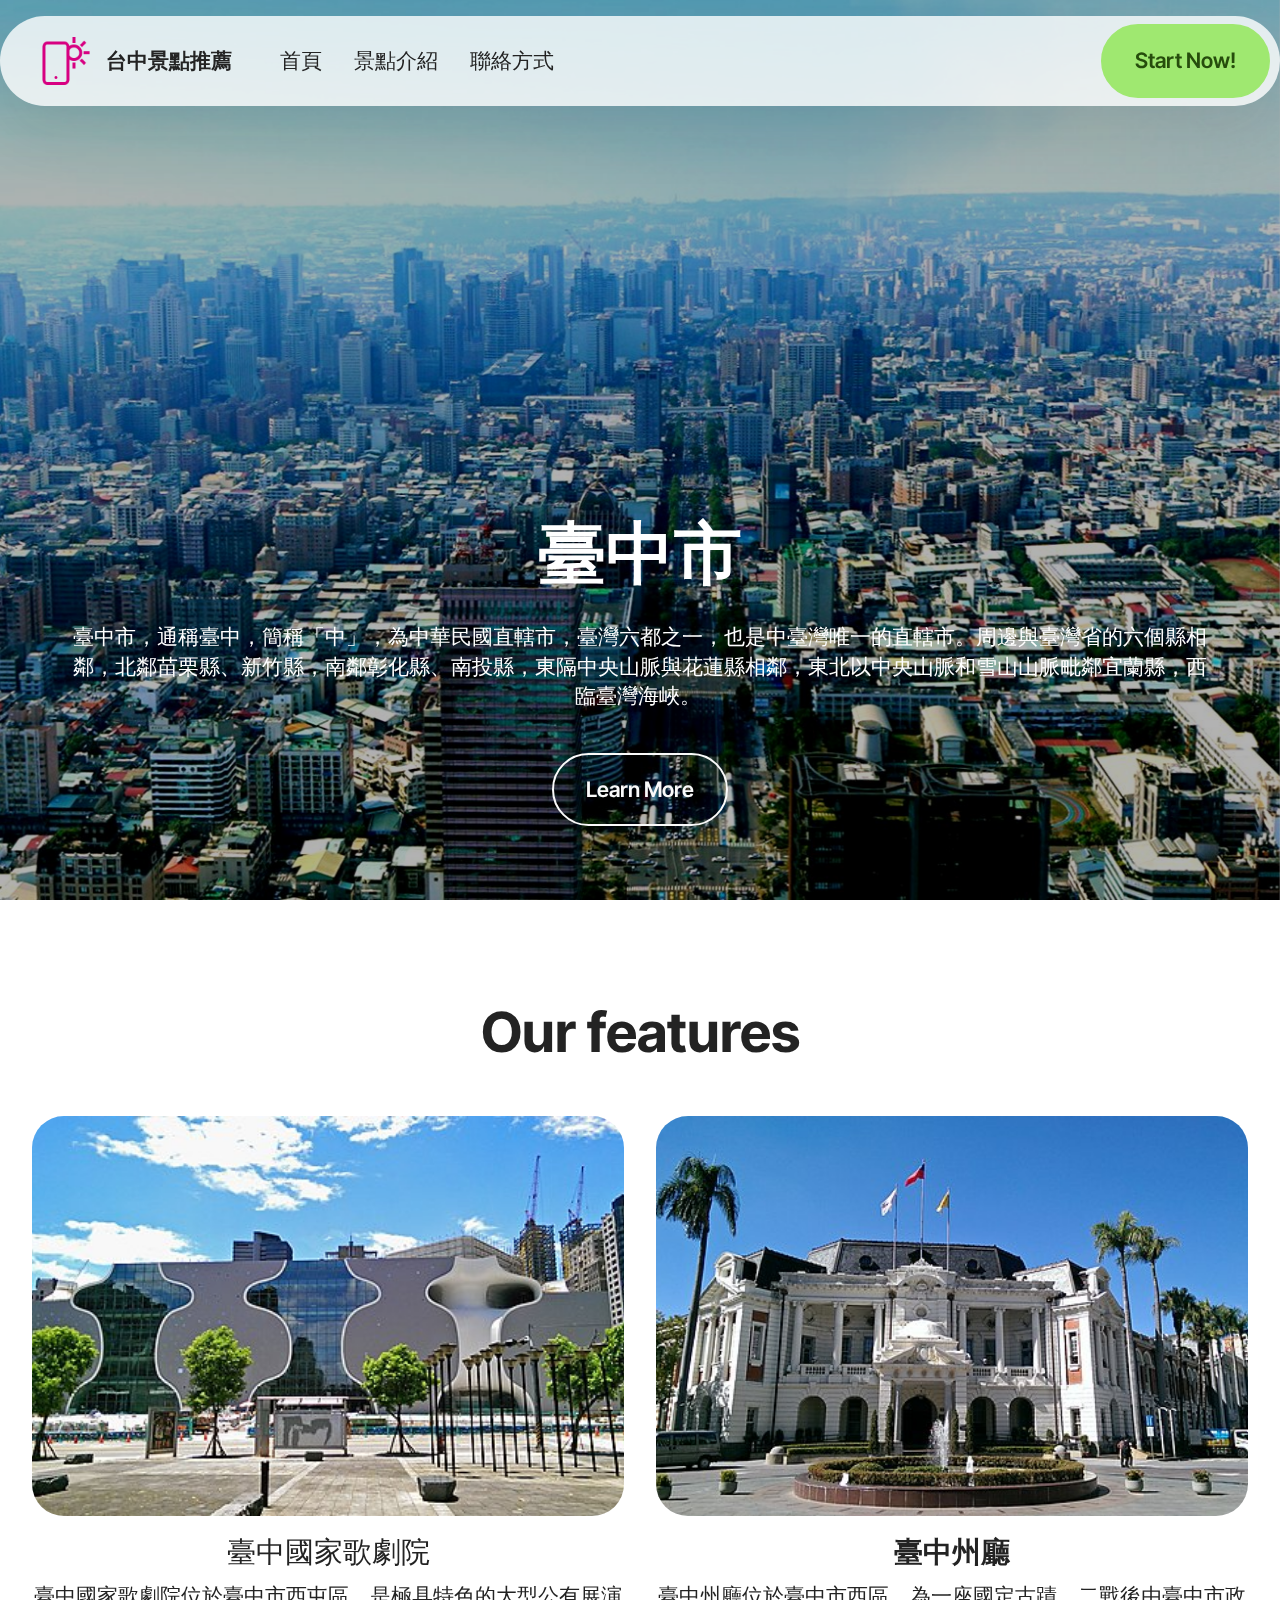
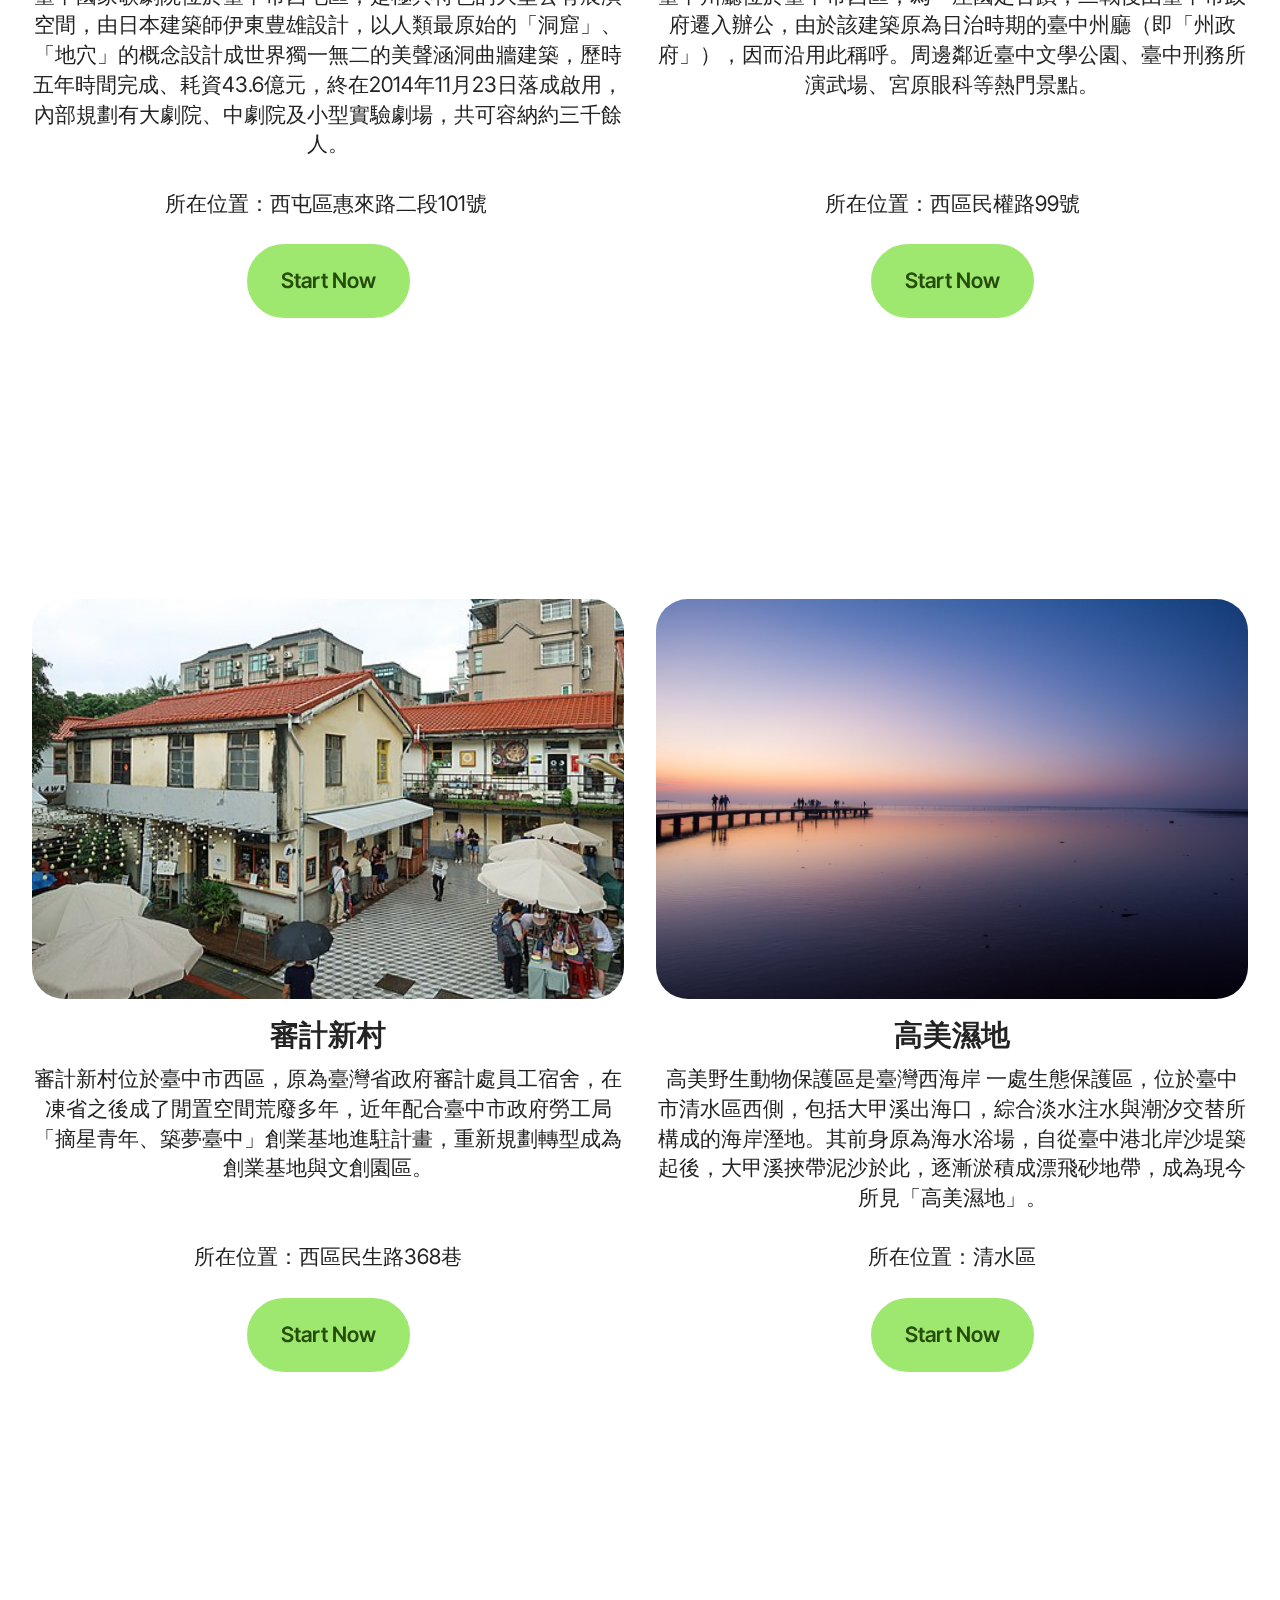
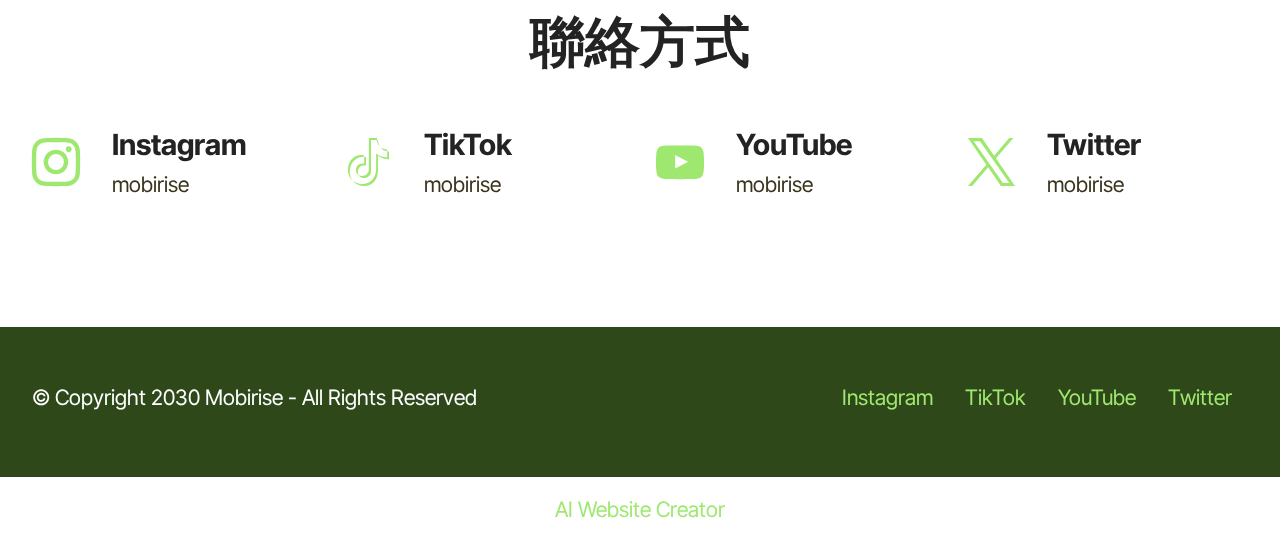
<file: index.html>
<!DOCTYPE html>
<html  >
<head>
  <!-- Site made with Mobirise Website Builder v5.9.18, https://mobirise.com -->
  <meta charset="UTF-8">
  <meta http-equiv="X-UA-Compatible" content="IE=edge">
  <meta name="generator" content="Mobirise v5.9.18, mobirise.com">
  <meta name="viewport" content="width=device-width, initial-scale=1, minimum-scale=1">
  <link rel="shortcut icon" href="assets/images/logo.png" type="image/x-icon">
  <meta name="description" content="探索台中最佳景點，包括高美濕地、台中國家歌劇院、審計新村、台中州廳。詳細旅遊攻略盡在這裡！">
  
  
  <title>台中景點推薦-必去旅遊景點攻略</title>
  <link rel="stylesheet" href="assets/web/assets/mobirise-icons2/mobirise2.css">
  <link rel="stylesheet" href="assets/bootstrap/css/bootstrap.min.css">
  <link rel="stylesheet" href="assets/bootstrap/css/bootstrap-grid.min.css">
  <link rel="stylesheet" href="assets/bootstrap/css/bootstrap-reboot.min.css">
  <link rel="stylesheet" href="assets/parallax/jarallax.css">
  <link rel="stylesheet" href="assets/dropdown/css/style.css">
  <link rel="stylesheet" href="assets/socicon/css/styles.css">
  <link rel="stylesheet" href="assets/theme/css/style.css">
  <link rel="preload" href="https://fonts.googleapis.com/css2?family=Inter+Tight:wght@400;700&display=swap&display=swap" as="style" onload="this.onload=null;this.rel='stylesheet'">
  <noscript><link rel="stylesheet" href="https://fonts.googleapis.com/css2?family=Inter+Tight:wght@400;700&display=swap&display=swap"></noscript>
  <link rel="preload" as="style" href="assets/mobirise/css/mbr-additional.css?v=YRTm3V"><link rel="stylesheet" href="assets/mobirise/css/mbr-additional.css?v=YRTm3V" type="text/css">

  <!-- Google tag (gtag.js) --> 
<script async src="https://www.googletagmanager.com/gtag/js?id=G-CE2PQD39ZD"></script> 
<script> window.dataLayer = window.dataLayer || []; function gtag(){dataLayer.push(arguments);} gtag('js', new Date()); gtag('config', 'G-CE2PQD39ZD'); </script>
  
  
</head>
<body>
  
  <section data-bs-version="5.1" class="menu menu1 cid-udyO7NLexq" once="menu" id="menu01-7">
	

	<nav class="navbar navbar-dropdown navbar-fixed-top navbar-expand-lg">
		<div class="container">
			<div class="navbar-brand">
				<span class="navbar-logo">
					<a href="https://mobiri.se">
						<img src="assets/images/logo.png" alt="Mobirise Website Builder" style="height: 3rem;">
					</a>
				</span>
				<span class="navbar-caption-wrap"><a class="navbar-caption text-black display-4" href="https://mobiri.se">台中景點推薦</a></span>
			</div>
			<button class="navbar-toggler" type="button" data-toggle="collapse" data-bs-toggle="collapse" data-target="#navbarSupportedContent" data-bs-target="#navbarSupportedContent" aria-controls="navbarNavAltMarkup" aria-expanded="false" aria-label="Toggle navigation">
				<div class="hamburger">
					<span></span>
					<span></span>
					<span></span>
					<span></span>
				</div>
			</button>
			<div class="collapse navbar-collapse" id="navbarSupportedContent">
				<ul class="navbar-nav nav-dropdown" data-app-modern-menu="true"><li class="nav-item">
						<a class="nav-link link text-black text-primary display-4" href="index.html#header17-0">首頁</a>
					</li>
					<li class="nav-item">
						<a class="nav-link link text-black text-primary display-4" href="index.html#features03-2" aria-expanded="false">景點介紹</a>
					</li>
					<li class="nav-item">
						<a class="nav-link link text-black text-primary display-4" href="index.html#social06-3">聯絡方式</a>
					</li></ul>
				
				<div class="navbar-buttons mbr-section-btn">
					<a class="btn btn-primary display-4" href="https://mobiri.se"> Start Now!</a>
				</div>
			</div>
		</div>
	</nav>
</section>

<section data-bs-version="5.1" class="header16 cid-udyKNWPDa6 mbr-fullscreen mbr-parallax-background" id="header17-0">
  
  <div class="mbr-overlay" style="opacity: 0.3; background-color: rgb(0, 0, 0);"></div>
  <div class="container-fluid">
    <div class="row">
      <div class="content-wrap col-12 col-md-12">
        <h1 class="mbr-section-title mbr-fonts-style mbr-white mb-4 display-1">
          <strong><br>臺中市</strong></h1>
        
        <p class="mbr-fonts-style mbr-text mbr-white mb-4 display-7">臺中市，通稱臺中，簡稱「中」，為中華民國直轄市，臺灣六都之一，也是中臺灣唯一的直轄市。周邊與臺灣省的六個縣相鄰，北鄰苗栗縣、新竹縣，南鄰彰化縣、南投縣，東隔中央山脈與花蓮縣相鄰，東北以中央山脈和雪山山脈毗鄰宜蘭縣，西臨臺灣海峽。&nbsp;<br></p>
        <div class="mbr-section-btn"><a class="btn btn-white-outline display-7" href="https://mobiri.se">Learn More</a></div>
      </div>
    </div>
  </div>
</section>

<section data-bs-version="5.1" class="features03 cid-udyKVMhJiG" id="features03-2">
	
	
	<div class="container">
		<div class="row justify-content-center mb-5">
			<div class="col-12 content-head">
				<div class="mbr-section-head">
					<h4 class="mbr-section-title mbr-fonts-style align-center mb-0 display-2">
						<strong>Our features</strong>
					</h4>
					
				</div>
			</div>
		</div>
		<div class="row">
			<div class="item features-image col-12 col-md-6 col-lg-6 active">
				<div class="item-wrapper">
					<div class="item-img mb-3">
						<img src="assets/images/01.jpeg" alt="" title="">
					</div>
					<div class="item-content align-left">
						<h5 class="item-title mbr-fonts-style mt-0 mb-2 display-5">臺中國家歌劇院</h5>
						<p class="mbr-text mbr-fonts-style mb-3 display-7">臺中國家歌劇院位於臺中市西屯區，是極具特色的大型公有展演空間，由日本建築師伊東豊雄設計，以人類最原始的「洞窟」、「地穴」的概念設計成世界獨一無二的美聲涵洞曲牆建築，歷時五年時間完成、耗資43.6億元，終在2014年11月23日落成啟用，內部規劃有大劇院、中劇院及小型實驗劇場，共可容納約三千餘人。
<br><br>所在位置：西屯區惠來路二段101號&nbsp;<br></p>
						<div class="mbr-section-btn item-footer"><a href="https://maps.app.goo.gl/ifdz8JhKLi8ydz71A" class="btn item-btn btn-primary display-7">Start Now</a></div>
					</div>
				</div>
			</div>
			<div class="item features-image col-12 col-md-6 col-lg-6">
				<div class="item-wrapper">
					<div class="item-img mb-3">
						<img src="assets/images/02.jpeg" alt="" title="" data-slide-to="1" data-bs-slide-to="1">
					</div>
					<div class="item-content align-left">
						<h5 class="item-title mbr-fonts-style mb-2 mt-0 display-5">
							<strong>臺中州廳</strong>
						</h5>
						<p class="mbr-text mbr-fonts-style mb-3 display-7">臺中州廳位於臺中市西區，為一座國定古蹟，二戰後由臺中市政府遷入辦公，由於該建築原為日治時期的臺中州廳（即「州政府」），因而沿用此稱呼。周邊鄰近臺中文學公園、臺中刑務所演武場、宮原眼科等熱門景點。
<br><br>
<br><br>所在位置：西區民權路99號<br>
						</p>
						<div class="mbr-section-btn item-footer"><a href="https://maps.app.goo.gl/dYJH1FxeLkZgErEV8" class="btn item-btn btn-primary display-7">Start Now</a></div>
					</div>
				</div>
			</div>
			
		</div>
	</div>
</section>

<section data-bs-version="5.1" class="features03 cid-udyMom9AND" id="features03-6">
	
	
	<div class="container">
		<div class="row justify-content-center mb-5">
			<div class="col-12 content-head">
				<div class="mbr-section-head">
					<h4 class="mbr-section-title mbr-fonts-style align-center mb-0 display-2"></h4>
					
				</div>
			</div>
		</div>
		<div class="row">
			<div class="item features-image col-12 col-md-6 col-lg-6 active">
				<div class="item-wrapper">
					<div class="item-img mb-3">
						<img src="assets/images/03.jpeg" alt="Mobirise Website Builder" title="" data-slide-to="0" data-bs-slide-to="0">
					</div>
					<div class="item-content align-left">
						<h5 class="item-title mbr-fonts-style mt-0 mb-2 display-5">
							<strong>審計新村</strong></h5>
						<p class="mbr-text mbr-fonts-style mb-3 display-7">審計新村位於臺中市西區，原為臺灣省政府審計處員工宿舍，在凍省之後成了閒置空間荒廢多年，近年配合臺中市政府勞工局「摘星青年、築夢臺中」創業基地進駐計畫，重新規劃轉型成為創業基地與文創園區。
<br><br>
<br>所在位置：西區民生路368巷</p>
						<div class="mbr-section-btn item-footer"><a href="https://maps.app.goo.gl/mNFPNvLVpLBZms6e8" class="btn item-btn btn-primary display-7">Start Now</a></div>
					</div>
				</div>
			</div>
			<div class="item features-image col-12 col-md-6 col-lg-6">
				<div class="item-wrapper">
					<div class="item-img mb-3">
						<img src="assets/images/04.jpeg" alt="Mobirise Website Builder" title="" data-slide-to="2" data-bs-slide-to="2">
					</div>
					<div class="item-content align-left">
						<h5 class="item-title mbr-fonts-style mb-2 mt-0 display-5">
							<strong>高美濕地</strong>
						</h5>
						<p class="mbr-text mbr-fonts-style mb-3 display-7">高美野生動物保護區是臺灣西海岸 一處生態保護區，位於臺中市清水區西側，包括大甲溪出海口，綜合淡水注水與潮汐交替所構成的海岸溼地。其前身原為海水浴場，自從臺中港北岸沙堤築起後，大甲溪挾帶泥沙於此，逐漸淤積成漂飛砂地帶，成為現今所見「高美濕地」。<br><br>所在位置：清水區<br>
						</p>
						<div class="mbr-section-btn item-footer"><a href="https://maps.app.goo.gl/fWPWi3dcFh4Ct3Ht5" class="btn item-btn btn-primary display-7">Start Now</a></div>
					</div>
				</div>
			</div>
			
		</div>
	</div>
</section>

<section data-bs-version="5.1" class="social06 cid-udyL2TCahE" id="social06-3">
	

	
	
	<div class="container">
		<div class="row justify-content-center">
			<div class="col-12 content-head">
				<div class="mb-5">
					<h5 class="mbr-section-title mbr-fonts-style align-center mb-0 display-2"><strong>聯絡方式</strong></h5>
					
				</div>
			</div>
		</div>
		<div class="row">
			<div class="item features-without-image col-12 col-md-6 col-lg-3 active">
				<div class="item-wrapper">
					<span class="mbr-iconfont m-auto socicon-instagram socicon"></span>
					<div class="card-box">
						<h4 class="card-title mbr-fonts-style mb-1 display-5">
							<strong>Instagram</strong>
						</h4>
						<h5 class="card-text mbr-fonts-style display-7"><a href="https://www.instagram.com/mobirise/" class="text-success">mobirise</a></h5>
					</div>
				</div>
			</div>

			<div class="item features-without-image col-12 col-md-6 col-lg-3">
				<div class="item-wrapper">
					<span class="mbr-iconfont m-auto socicon-tiktok socicon"></span>
					<div class="card-box">
						<h4 class="card-title mbr-fonts-style mb-1 display-5">
							<strong>TikTok</strong>
						</h4>
						<h5 class="card-text mbr-fonts-style display-7">
							<a href="https://www.tiktok.com/@mobirise" class="text-success">mobirise</a>
						</h5>
					</div>
				</div>
			</div>
			<div class="item features-without-image col-12 col-md-6 col-lg-3">
				<div class="item-wrapper">
					<span class="mbr-iconfont m-auto socicon-youtube socicon"></span>
					<div class="card-box">
						<h4 class="card-title mbr-fonts-style mb-1 display-5">
							<strong>YouTube</strong>
						</h4>
						<h5 class="card-text mbr-fonts-style display-7">
							<a href="https://www.youtube.com/mobirise" class="text-success">mobirise</a>
						</h5>
					</div>
				</div>
			</div>
			<div class="item features-without-image col-12 col-md-6 col-lg-3">
				<div class="item-wrapper">
					<span class="mbr-iconfont m-auto socicon-twitter socicon"></span>
					<div class="card-box">
						<h4 class="card-title mbr-fonts-style mb-1 display-5">
							<strong>Twitter</strong>
						</h4>
						<h5 class="card-text mbr-fonts-style display-7">
							<a href="https://twitter.com/Mobirise/" class="text-success">mobirise</a>
						</h5>
					</div>
				</div>
			</div>
		</div>
	</div>
</section>

<section data-bs-version="5.1" class="footer2 cid-udyL40fYcL" once="footers" id="footer02-4">
    

    
    

    <div class="container">
        <div class="row">
            <div class="col-12 col-lg-6 center mt-2 mb-3">
                <p class="mbr-fonts-style copyright mb-0 display-7">
                    © Copyright 2030 Mobirise - All Rights Reserved
                </p>
            </div>
            <div class="col-12 col-lg-6 center">
                <div class="row-links mt-2 mb-3">
                    <ul class="row-links-soc">
                        
                        
                        
                        
                    <li class="row-links-soc-item mbr-fonts-style display-7">
                            <a href="#" class="text-primary">Instagram</a>
                        </li><li class="row-links-soc-item mbr-fonts-style display-7">
                            <a href="#" class="text-primary">TikTok</a>
                        </li><li class="row-links-soc-item mbr-fonts-style display-7">
                            <a href="#" class="text-primary">YouTube</a>
                        </li><li class="row-links-soc-item mbr-fonts-style display-7">
                            <a href="#" class="text-primary">Twitter</a>
                        </li></ul>
                </div>
            </div>
        </div>
    </div>
</section><section class="display-7" style="padding: 0;align-items: center;justify-content: center;flex-wrap: wrap;    align-content: center;display: flex;position: relative;height: 4rem;"><a href="https://mobiri.se/3234183" style="flex: 1 1;height: 4rem;position: absolute;width: 100%;z-index: 1;"><img alt="" style="height: 4rem;" src="[data-uri]"></a><p style="margin: 0;text-align: center;" class="display-7">&#8204;</p><a style="z-index:1" href="https://mobirise.com/builder/ai-website-creator.html">AI Website Creator</a></section><script src="assets/bootstrap/js/bootstrap.bundle.min.js"></script>  <script src="assets/parallax/jarallax.js"></script>  <script src="assets/smoothscroll/smooth-scroll.js"></script>  <script src="assets/ytplayer/index.js"></script>  <script src="assets/dropdown/js/navbar-dropdown.js"></script>  <script src="assets/theme/js/script.js"></script>  
  
  
</body>
</html>
</file>
<file: assets/web/assets/mobirise-icons2/mobirise2.css>
@font-face {
  font-family: 'Moririse2';
  font-display: swap;
  src:  url('mobirise2.eot?f2bix4');
  src:  url('mobirise2.eot?f2bix4#iefix') format('embedded-opentype'),
    url('mobirise2.ttf?f2bix4') format('truetype'),
    url('mobirise2.woff?f2bix4') format('woff'),
    url('mobirise2.svg?f2bix4#mobirise2') format('svg');
  font-weight: normal;
  font-style: normal;
}

[class^="mobi-"], [class*=" mobi-"] {
  /* use !important to prevent issues with browser extensions that change fonts */
  font-family: 'Moririse2' !important;
  speak: none;
  font-style: normal;
  font-weight: normal;
  font-variant: normal;
  text-transform: none;
  line-height: 1;

  /* Better Font Rendering =========== */
  -webkit-font-smoothing: antialiased;
  -moz-osx-font-smoothing: grayscale;
}

.mobi-mbri-add-submenu:before {
  content: "\e900";
}
.mobi-mbri-alert:before {
  content: "\e901";
}
.mobi-mbri-align-center:before {
  content: "\e902";
}
.mobi-mbri-align-justify:before {
  content: "\e903";
}
.mobi-mbri-align-left:before {
  content: "\e904";
}
.mobi-mbri-align-right:before {
  content: "\e905";
}
.mobi-mbri-android:before {
  content: "\e906";
}
.mobi-mbri-apple:before {
  content: "\e907";
}
.mobi-mbri-arrow-down:before {
  content: "\e908";
}
.mobi-mbri-arrow-next:before {
  content: "\e909";
}
.mobi-mbri-arrow-prev:before {
  content: "\e90a";
}
.mobi-mbri-arrow-up:before {
  content: "\e90b";
}
.mobi-mbri-bold:before {
  content: "\e90c";
}
.mobi-mbri-bookmark:before {
  content: "\e90d";
}
.mobi-mbri-bootstrap:before {
  content: "\e90e";
}
.mobi-mbri-briefcase:before {
  content: "\e90f";
}
.mobi-mbri-browse:before {
  content: "\e910";
}
.mobi-mbri-bulleted-list:before {
  content: "\e911";
}
.mobi-mbri-calendar:before {
  content: "\e912";
}
.mobi-mbri-camera:before {
  content: "\e913";
}
.mobi-mbri-cart-add:before {
  content: "\e914";
}
.mobi-mbri-cart-full:before {
  content: "\e915";
}
.mobi-mbri-cash:before {
  content: "\e916";
}
.mobi-mbri-change-style:before {
  content: "\e917";
}
.mobi-mbri-chat:before {
  content: "\e918";
}
.mobi-mbri-clock:before {
  content: "\e919";
}
.mobi-mbri-close:before {
  content: "\e91a";
}
.mobi-mbri-cloud:before {
  content: "\e91b";
}
.mobi-mbri-code:before {
  content: "\e91c";
}
.mobi-mbri-contact-form:before {
  content: "\e91d";
}
.mobi-mbri-credit-card:before {
  content: "\e91e";
}
.mobi-mbri-cursor-click:before {
  content: "\e91f";
}
.mobi-mbri-cust-feedback:before {
  content: "\e920";
}
.mobi-mbri-database:before {
  content: "\e921";
}
.mobi-mbri-delivery:before {
  content: "\e922";
}
.mobi-mbri-desktop:before {
  content: "\e923";
}
.mobi-mbri-devices:before {
  content: "\e924";
}
.mobi-mbri-down:before {
  content: "\e925";
}
.mobi-mbri-download-2:before {
  content: "\e926";
}
.mobi-mbri-download:before {
  content: "\e927";
}
.mobi-mbri-drag-n-drop-2:before {
  content: "\e928";
}
.mobi-mbri-drag-n-drop:before {
  content: "\e929";
}
.mobi-mbri-edit-2:before {
  content: "\e92a";
}
.mobi-mbri-edit:before {
  content: "\e92b";
}
.mobi-mbri-error:before {
  content: "\e92c";
}
.mobi-mbri-extension:before {
  content: "\e92d";
}
.mobi-mbri-features:before {
  content: "\e92e";
}
.mobi-mbri-file:before {
  content: "\e92f";
}
.mobi-mbri-flag:before {
  content: "\e930";
}
.mobi-mbri-folder:before {
  content: "\e931";
}
.mobi-mbri-gift:before {
  content: "\e932";
}
.mobi-mbri-github:before {
  content: "\e933";
}
.mobi-mbri-globe-2:before {
  content: "\e934";
}
.mobi-mbri-globe:before {
  content: "\e935";
}
.mobi-mbri-growing-chart:before {
  content: "\e936";
}
.mobi-mbri-hearth:before {
  content: "\e937";
}
.mobi-mbri-help:before {
  content: "\e938";
}
.mobi-mbri-home:before {
  content: "\e939";
}
.mobi-mbri-hot-cup:before {
  content: "\e93a";
}
.mobi-mbri-idea:before {
  content: "\e93b";
}
.mobi-mbri-image-gallery:before {
  content: "\e93c";
}
.mobi-mbri-image-slider:before {
  content: "\e93d";
}
.mobi-mbri-info:before {
  content: "\e93e";
}
.mobi-mbri-italic:before {
  content: "\e93f";
}
.mobi-mbri-key:before {
  content: "\e940";
}
.mobi-mbri-laptop:before {
  content: "\e941";
}
.mobi-mbri-layers:before {
  content: "\e942";
}
.mobi-mbri-left-right:before {
  content: "\e943";
}
.mobi-mbri-left:before {
  content: "\e944";
}
.mobi-mbri-letter:before {
  content: "\e945";
}
.mobi-mbri-like:before {
  content: "\e946";
}
.mobi-mbri-link:before {
  content: "\e947";
}
.mobi-mbri-lock:before {
  content: "\e948";
}
.mobi-mbri-login:before {
  content: "\e949";
}
.mobi-mbri-logout:before {
  content: "\e94a";
}
.mobi-mbri-magic-stick:before {
  content: "\e94b";
}
.mobi-mbri-map-pin:before {
  content: "\e94c";
}
.mobi-mbri-menu:before {
  content: "\e94d";
}
.mobi-mbri-mobile-2:before {
  content: "\e94e";
}
.mobi-mbri-mobile-horizontal:before {
  content: "\e94f";
}
.mobi-mbri-mobile:before {
  content: "\e950";
}
.mobi-mbri-mobirise:before {
  content: "\e951";
}
.mobi-mbri-more-horizontal:before {
  content: "\e952";
}
.mobi-mbri-more-vertical:before {
  content: "\e953";
}
.mobi-mbri-music:before {
  content: "\e954";
}
.mobi-mbri-new-file:before {
  content: "\e955";
}
.mobi-mbri-numbered-list:before {
  content: "\e956";
}
.mobi-mbri-opened-folder:before {
  content: "\e957";
}
.mobi-mbri-pages:before {
  content: "\e958";
}
.mobi-mbri-paper-plane:before {
  content: "\e959";
}
.mobi-mbri-paperclip:before {
  content: "\e95a";
}
.mobi-mbri-phone:before {
  content: "\e95b";
}
.mobi-mbri-photo:before {
  content: "\e95c";
}
.mobi-mbri-photos:before {
  content: "\e95d";
}
.mobi-mbri-pin:before {
  content: "\e95e";
}
.mobi-mbri-play:before {
  content: "\e95f";
}
.mobi-mbri-plus:before {
  content: "\e960";
}
.mobi-mbri-preview:before {
  content: "\e961";
}
.mobi-mbri-print:before {
  content: "\e962";
}
.mobi-mbri-protect:before {
  content: "\e963";
}
.mobi-mbri-question:before {
  content: "\e964";
}
.mobi-mbri-quote-left:before {
  content: "\e965";
}
.mobi-mbri-quote-right:before {
  content: "\e966";
}
.mobi-mbri-redo:before {
  content: "\e967";
}
.mobi-mbri-refresh:before {
  content: "\e968";
}
.mobi-mbri-responsive-2:before {
  content: "\e969";
}
.mobi-mbri-responsive:before {
  content: "\e96a";
}
.mobi-mbri-right:before {
  content: "\e96b";
}
.mobi-mbri-rocket:before {
  content: "\e96c";
}
.mobi-mbri-sad-face:before {
  content: "\e96d";
}
.mobi-mbri-sale:before {
  content: "\e96e";
}
.mobi-mbri-save:before {
  content: "\e96f";
}
.mobi-mbri-search:before {
  content: "\e970";
}
.mobi-mbri-setting-2:before {
  content: "\e971";
}
.mobi-mbri-setting-3:before {
  content: "\e972";
}
.mobi-mbri-setting:before {
  content: "\e973";
}
.mobi-mbri-share:before {
  content: "\e974";
}
.mobi-mbri-shopping-bag:before {
  content: "\e975";
}
.mobi-mbri-shopping-basket:before {
  content: "\e976";
}
.mobi-mbri-shopping-cart:before {
  content: "\e977";
}
.mobi-mbri-sites:before {
  content: "\e978";
}
.mobi-mbri-smile-face:before {
  content: "\e979";
}
.mobi-mbri-speed:before {
  content: "\e97a";
}
.mobi-mbri-star:before {
  content: "\e97b";
}
.mobi-mbri-success:before {
  content: "\e97c";
}
.mobi-mbri-sun:before {
  content: "\e97d";
}
.mobi-mbri-sun2:before {
  content: "\e97e";
}
.mobi-mbri-tablet-vertical:before {
  content: "\e97f";
}
.mobi-mbri-tablet:before {
  content: "\e980";
}
.mobi-mbri-target:before {
  content: "\e981";
}
.mobi-mbri-timer:before {
  content: "\e982";
}
.mobi-mbri-to-ftp:before {
  content: "\e983";
}
.mobi-mbri-to-local-drive:before {
  content: "\e984";
}
.mobi-mbri-touch-swipe:before {
  content: "\e985";
}
.mobi-mbri-touch:before {
  content: "\e986";
}
.mobi-mbri-trash:before {
  content: "\e987";
}
.mobi-mbri-underline:before {
  content: "\e988";
}
.mobi-mbri-undo:before {
  content: "\e989";
}
.mobi-mbri-unlink:before {
  content: "\e98a";
}
.mobi-mbri-unlock:before {
  content: "\e98b";
}
.mobi-mbri-up-down:before {
  content: "\e98c";
}
.mobi-mbri-up:before {
  content: "\e98d";
}
.mobi-mbri-update:before {
  content: "\e98e";
}
.mobi-mbri-upload-2:before {
  content: "\e98f";
}
.mobi-mbri-upload:before {
  content: "\e990";
}
.mobi-mbri-user-2:before {
  content: "\e991";
}
.mobi-mbri-user:before {
  content: "\e992";
}
.mobi-mbri-users:before {
  content: "\e993";
}
.mobi-mbri-video-play:before {
  content: "\e994";
}
.mobi-mbri-video:before {
  content: "\e995";
}
.mobi-mbri-watch:before {
  content: "\e996";
}
.mobi-mbri-website-theme-2:before {
  content: "\e997";
}
.mobi-mbri-website-theme:before {
  content: "\e998";
}
.mobi-mbri-wifi:before {
  content: "\e999";
}
.mobi-mbri-windows:before {
  content: "\e99a";
}
.mobi-mbri-zoom-in:before {
  content: "\e99b";
}
.mobi-mbri-zoom-out:before {
  content: "\e99c";
}
</file>
<file: assets/parallax/jarallax.css>
.jarallax {
    position: relative;
    z-index: 0;
}
.jarallax > .jarallax-img {
    position: absolute;
    object-fit: cover;
    /* support for plugin https://github.com/bfred-it/object-fit-images */
    font-family: 'object-fit: cover;';
    top: 0;
    left: 0;
    width: 100%;
    height: 100%;
    z-index: -1;
}
</file>
<file: assets/dropdown/css/style.css>
.navbar-dropdown {
  left: 0;
  padding: 0;
  position: absolute;
  right: 0;
  top: 0;
  transition: all 0.45s ease;
  z-index: 1030;
  background: #282828; }
  .navbar-dropdown .navbar-logo {
    margin-right: 0.8rem;
    transition: margin 0.3s ease-in-out;
    vertical-align: middle; }
    .navbar-dropdown .navbar-logo img {
      height: 3.125rem;
      transition: all 0.3s ease-in-out; }
    .navbar-dropdown .navbar-logo.mbr-iconfont {
      font-size: 3.125rem;
      line-height: 3.125rem; }
  .navbar-dropdown .navbar-caption {
    font-weight: 700;
    white-space: normal;
    vertical-align: -4px;
    line-height: 3.125rem !important; }
    .navbar-dropdown .navbar-caption, .navbar-dropdown .navbar-caption:hover {
      color: inherit;
      text-decoration: none; }
  .navbar-dropdown .mbr-iconfont + .navbar-caption {
    vertical-align: -1px; }
  .navbar-dropdown.navbar-fixed-top {
    position: fixed; }
  .navbar-dropdown .navbar-brand span {
    vertical-align: -4px; }
  .navbar-dropdown.bg-color.transparent {
    background: none; }
  .navbar-dropdown.navbar-short .navbar-brand {
    padding: 0.625rem 0; }
    .navbar-dropdown.navbar-short .navbar-brand span {
      vertical-align: -1px; }
  .navbar-dropdown.navbar-short .navbar-caption {
    line-height: 2.375rem !important;
    vertical-align: -2px; }
  .navbar-dropdown.navbar-short .navbar-logo {
    margin-right: 0.5rem; }
    .navbar-dropdown.navbar-short .navbar-logo img {
      height: 2.375rem; }
    .navbar-dropdown.navbar-short .navbar-logo.mbr-iconfont {
      font-size: 2.375rem;
      line-height: 2.375rem; }
  .navbar-dropdown.navbar-short .mbr-table-cell {
    height: 3.625rem; }
  .navbar-dropdown .navbar-close {
    left: 0.6875rem;
    position: fixed;
    top: 0.75rem;
    z-index: 1000; }
  .navbar-dropdown .hamburger-icon {
    content: "";
    display: inline-block;
    vertical-align: middle;
    width: 16px;
    -webkit-box-shadow: 0 -6px 0 1px #282828,0 0 0 1px #282828,0 6px 0 1px #282828;
    -moz-box-shadow: 0 -6px 0 1px #282828,0 0 0 1px #282828,0 6px 0 1px #282828;
    box-shadow: 0 -6px 0 1px #282828,0 0 0 1px #282828,0 6px 0 1px #282828; }

.dropdown-menu .dropdown-toggle[data-toggle="dropdown-submenu"]::after {
  border-bottom: 0.35em solid transparent;
  border-left: 0.35em solid;
  border-right: 0;
  border-top: 0.35em solid transparent;
  margin-left: 0.3rem; }

.dropdown-menu .dropdown-item:focus {
  outline: 0; }

.nav-dropdown {
  font-size: 0.75rem;
  font-weight: 500;
  height: auto !important; }
  .nav-dropdown .nav-btn {
    padding-left: 1rem; }
  .nav-dropdown .link {
    margin: .667em 1.667em;
    font-weight: 500;
    padding: 0;
    transition: color .2s ease-in-out; }
    .nav-dropdown .link.dropdown-toggle {
      margin-right: 2.583em; }
      .nav-dropdown .link.dropdown-toggle::after {
        margin-left: .25rem;
        border-top: 0.35em solid;
        border-right: 0.35em solid transparent;
        border-left: 0.35em solid transparent;
        border-bottom: 0; }
      .nav-dropdown .link.dropdown-toggle[aria-expanded="true"] {
        margin: 0;
        padding: 0.667em 3.263em  0.667em 1.667em; }
  .nav-dropdown .link::after,
  .nav-dropdown .dropdown-item::after {
    color: inherit; }
  .nav-dropdown .btn {
    font-size: 0.75rem;
    font-weight: 700;
    letter-spacing: 0;
    margin-bottom: 0;
    padding-left: 1.25rem;
    padding-right: 1.25rem; }
  .nav-dropdown .dropdown-menu {
    border-radius: 0;
    border: 0;
    left: 0;
    margin: 0;
    padding-bottom: 1.25rem;
    padding-top: 1.25rem;
    position: relative; }
  .nav-dropdown .dropdown-submenu {
    margin-left: 0.125rem;
    top: 0; }
  .nav-dropdown .dropdown-item {
    font-weight: 500;
    line-height: 2;
    padding: 0.3846em 4.615em 0.3846em 1.5385em;
    position: relative;
    transition: color .2s ease-in-out, background-color .2s ease-in-out; }
    .nav-dropdown .dropdown-item::after {
      margin-top: -0.3077em;
      position: absolute;
      right: 1.1538em;
      top: 50%; }
    .nav-dropdown .dropdown-item:focus, .nav-dropdown .dropdown-item:hover {
      background: none; }

@media (max-width: 767px) {
  .nav-dropdown.navbar-toggleable-sm {
    bottom: 0;
    display: none;
    left: 0;
    overflow-x: hidden;
    position: fixed;
    top: 0;
    transform: translateX(-100%);
    -ms-transform: translateX(-100%);
    -webkit-transform: translateX(-100%);
    width: 18.75rem;
    z-index: 999; } }
.nav-dropdown.navbar-toggleable-xl {
  bottom: 0;
  display: none;
  left: 0;
  overflow-x: hidden;
  position: fixed;
  top: 0;
  transform: translateX(-100%);
  -ms-transform: translateX(-100%);
  -webkit-transform: translateX(-100%);
  width: 18.75rem;
  z-index: 999; }

.nav-dropdown-sm {
  display: block !important;
  overflow-x: hidden;
  overflow: auto;
  padding-top: 3.875rem; }
  .nav-dropdown-sm::after {
    content: "";
    display: block;
    height: 3rem;
    width: 100%; }
  .nav-dropdown-sm.collapse.in ~ .navbar-close {
    display: block !important; }
  .nav-dropdown-sm.collapsing, .nav-dropdown-sm.collapse.in {
    transform: translateX(0);
    -ms-transform: translateX(0);
    -webkit-transform: translateX(0);
    transition: all 0.25s ease-out;
    -webkit-transition: all 0.25s ease-out;
    background: #282828; }
  .nav-dropdown-sm.collapsing[aria-expanded="false"] {
    transform: translateX(-100%);
    -ms-transform: translateX(-100%);
    -webkit-transform: translateX(-100%); }
  .nav-dropdown-sm .nav-item {
    display: block;
    margin-left: 0 !important;
    padding-left: 0; }
  .nav-dropdown-sm .link,
  .nav-dropdown-sm .dropdown-item {
    border-top: 1px dotted rgba(255, 255, 255, 0.1);
    font-size: 0.8125rem;
    line-height: 1.6;
    margin: 0 !important;
    padding: 0.875rem 2.4rem 0.875rem 1.5625rem !important;
    position: relative;
    white-space: normal; }
    .nav-dropdown-sm .link:focus, .nav-dropdown-sm .link:hover,
    .nav-dropdown-sm .dropdown-item:focus,
    .nav-dropdown-sm .dropdown-item:hover {
      background: rgba(0, 0, 0, 0.2) !important;
      color: #c0a375; }
  .nav-dropdown-sm .nav-btn {
    position: relative;
    padding: 1.5625rem 1.5625rem 0 1.5625rem; }
    .nav-dropdown-sm .nav-btn::before {
      border-top: 1px dotted rgba(255, 255, 255, 0.1);
      content: "";
      left: 0;
      position: absolute;
      top: 0;
      width: 100%; }
    .nav-dropdown-sm .nav-btn + .nav-btn {
      padding-top: 0.625rem; }
      .nav-dropdown-sm .nav-btn + .nav-btn::before {
        display: none; }
  .nav-dropdown-sm .btn {
    padding: 0.625rem 0; }
  .nav-dropdown-sm .dropdown-toggle[data-toggle="dropdown-submenu"]::after {
    margin-left: .25rem;
    border-top: 0.35em solid;
    border-right: 0.35em solid transparent;
    border-left: 0.35em solid transparent;
    border-bottom: 0; }
  .nav-dropdown-sm .dropdown-toggle[data-toggle="dropdown-submenu"][aria-expanded="true"]::after {
    border-top: 0;
    border-right: 0.35em solid transparent;
    border-left: 0.35em solid transparent;
    border-bottom: 0.35em solid; }
  .nav-dropdown-sm .dropdown-menu {
    margin: 0;
    padding: 0;
    position: relative;
    top: 0;
    left: 0;
    width: 100%;
    border: 0;
    float: none;
    border-radius: 0;
    background: none; }
  .nav-dropdown-sm .dropdown-submenu {
    left: 100%;
    margin-left: 0.125rem;
    margin-top: -1.25rem;
    top: 0; }

.navbar-toggleable-sm .nav-dropdown .dropdown-menu {
  position: absolute; }

.navbar-toggleable-sm .nav-dropdown .dropdown-submenu {
  left: 100%;
  margin-left: 0.125rem;
  margin-top: -1.25rem;
  top: 0; }

.navbar-toggleable-sm.opened .nav-dropdown .dropdown-menu {
  position: relative; }

.navbar-toggleable-sm.opened .nav-dropdown .dropdown-submenu {
  left: 0;
  margin-left: 00rem;
  margin-top: 0rem;
  top: 0; }

.is-builder .nav-dropdown.collapsing {
  transition: none !important; }
</file>
<file: assets/socicon/css/styles.css>
@charset "UTF-8";

@font-face {
  font-family: 'Socicon';
  src:  url('../fonts/socicon.eot');
  src:  url('../fonts/socicon.eot?#iefix') format('embedded-opentype'),
    url('../fonts/socicon.woff2') format('woff2'),
    url('../fonts/socicon.ttf') format('truetype'),
    url('../fonts/socicon.woff') format('woff'),
    url('../fonts/socicon.svg#socicon') format('svg');
  font-weight: normal;
  font-style: normal;
  font-display: swap;
}

[data-icon]:before {
  font-family: "socicon" !important;
  content: attr(data-icon);
  font-style: normal !important;
  font-weight: normal !important;
  font-variant: normal !important;
  text-transform: none !important;
  speak: none;
  line-height: 1;
  -webkit-font-smoothing: antialiased;
  -moz-osx-font-smoothing: grayscale;
}

[class^="socicon-"], [class*=" socicon-"] {
  /* use !important to prevent issues with browser extensions that change fonts */
  font-family: 'Socicon' !important;
  speak: none;
  font-style: normal;
  font-weight: normal;
  font-variant: normal;
  text-transform: none;
  line-height: 1;

  /* Better Font Rendering =========== */
  -webkit-font-smoothing: antialiased;
  -moz-osx-font-smoothing: grayscale;
}

.socicon-500px:before {
  content: "\e000";
}
.socicon-8tracks:before {
  content: "\e001";
}
.socicon-airbnb:before {
  content: "\e002";
}
.socicon-alliance:before {
  content: "\e003";
}
.socicon-amazon:before {
  content: "\e004";
}
.socicon-amplement:before {
  content: "\e005";
}
.socicon-android:before {
  content: "\e006";
}
.socicon-angellist:before {
  content: "\e007";
}
.socicon-apple:before {
  content: "\e008";
}
.socicon-appnet:before {
  content: "\e009";
}
.socicon-baidu:before {
  content: "\e00a";
}
.socicon-bandcamp:before {
  content: "\e00b";
}
.socicon-battlenet:before {
  content: "\e00c";
}
.socicon-mixer:before {
  content: "\e00d";
}
.socicon-bebee:before {
  content: "\e00e";
}
.socicon-bebo:before {
  content: "\e00f";
}
.socicon-behance:before {
  content: "\e010";
}
.socicon-blizzard:before {
  content: "\e011";
}
.socicon-blogger:before {
  content: "\e012";
}
.socicon-buffer:before {
  content: "\e013";
}
.socicon-chrome:before {
  content: "\e014";
}
.socicon-coderwall:before {
  content: "\e015";
}
.socicon-curse:before {
  content: "\e016";
}
.socicon-dailymotion:before {
  content: "\e017";
}
.socicon-deezer:before {
  content: "\e018";
}
.socicon-delicious:before {
  content: "\e019";
}
.socicon-deviantart:before {
  content: "\e01a";
}
.socicon-diablo:before {
  content: "\e01b";
}
.socicon-digg:before {
  content: "\e01c";
}
.socicon-discord:before {
  content: "\e01d";
}
.socicon-disqus:before {
  content: "\e01e";
}
.socicon-douban:before {
  content: "\e01f";
}
.socicon-draugiem:before {
  content: "\e020";
}
.socicon-dribbble:before {
  content: "\e021";
}
.socicon-drupal:before {
  content: "\e022";
}
.socicon-ebay:before {
  content: "\e023";
}
.socicon-ello:before {
  content: "\e024";
}
.socicon-endomodo:before {
  content: "\e025";
}
.socicon-envato:before {
  content: "\e026";
}
.socicon-etsy:before {
  content: "\e027";
}
.socicon-facebook:before {
  content: "\e028";
}
.socicon-feedburner:before {
  content: "\e029";
}
.socicon-filmweb:before {
  content: "\e02a";
}
.socicon-firefox:before {
  content: "\e02b";
}
.socicon-flattr:before {
  content: "\e02c";
}
.socicon-flickr:before {
  content: "\e02d";
}
.socicon-formulr:before {
  content: "\e02e";
}
.socicon-forrst:before {
  content: "\e02f";
}
.socicon-foursquare:before {
  content: "\e030";
}
.socicon-friendfeed:before {
  content: "\e031";
}
.socicon-github:before {
  content: "\e032";
}
.socicon-goodreads:before {
  content: "\e033";
}
.socicon-google:before {
  content: "\e034";
}
.socicon-googlescholar:before {
  content: "\e035";
}
.socicon-googlegroups:before {
  content: "\e036";
}
.socicon-googlephotos:before {
  content: "\e037";
}
.socicon-googleplus:before {
  content: "\e038";
}
.socicon-grooveshark:before {
  content: "\e039";
}
.socicon-hackerrank:before {
  content: "\e03a";
}
.socicon-hearthstone:before {
  content: "\e03b";
}
.socicon-hellocoton:before {
  content: "\e03c";
}
.socicon-heroes:before {
  content: "\e03d";
}
.socicon-smashcast:before {
  content: "\e03e";
}
.socicon-horde:before {
  content: "\e03f";
}
.socicon-houzz:before {
  content: "\e040";
}
.socicon-icq:before {
  content: "\e041";
}
.socicon-identica:before {
  content: "\e042";
}
.socicon-imdb:before {
  content: "\e043";
}
.socicon-instagram:before {
  content: "\e044";
}
.socicon-issuu:before {
  content: "\e045";
}
.socicon-istock:before {
  content: "\e046";
}
.socicon-itunes:before {
  content: "\e047";
}
.socicon-keybase:before {
  content: "\e048";
}
.socicon-lanyrd:before {
  content: "\e049";
}
.socicon-lastfm:before {
  content: "\e04a";
}
.socicon-line:before {
  content: "\e04b";
}
.socicon-linkedin:before {
  content: "\e04c";
}
.socicon-livejournal:before {
  content: "\e04d";
}
.socicon-lyft:before {
  content: "\e04e";
}
.socicon-macos:before {
  content: "\e04f";
}
.socicon-mail:before {
  content: "\e050";
}
.socicon-medium:before {
  content: "\e051";
}
.socicon-meetup:before {
  content: "\e052";
}
.socicon-mixcloud:before {
  content: "\e053";
}
.socicon-modelmayhem:before {
  content: "\e054";
}
.socicon-mumble:before {
  content: "\e055";
}
.socicon-myspace:before {
  content: "\e056";
}
.socicon-newsvine:before {
  content: "\e057";
}
.socicon-nintendo:before {
  content: "\e058";
}
.socicon-npm:before {
  content: "\e059";
}
.socicon-odnoklassniki:before {
  content: "\e05a";
}
.socicon-openid:before {
  content: "\e05b";
}
.socicon-opera:before {
  content: "\e05c";
}
.socicon-outlook:before {
  content: "\e05d";
}
.socicon-overwatch:before {
  content: "\e05e";
}
.socicon-patreon:before {
  content: "\e05f";
}
.socicon-paypal:before {
  content: "\e060";
}
.socicon-periscope:before {
  content: "\e061";
}
.socicon-persona:before {
  content: "\e062";
}
.socicon-pinterest:before {
  content: "\e063";
}
.socicon-play:before {
  content: "\e064";
}
.socicon-player:before {
  content: "\e065";
}
.socicon-playstation:before {
  content: "\e066";
}
.socicon-pocket:before {
  content: "\e067";
}
.socicon-qq:before {
  content: "\e068";
}
.socicon-quora:before {
  content: "\e069";
}
.socicon-raidcall:before {
  content: "\e06a";
}
.socicon-ravelry:before {
  content: "\e06b";
}
.socicon-reddit:before {
  content: "\e06c";
}
.socicon-renren:before {
  content: "\e06d";
}
.socicon-researchgate:before {
  content: "\e06e";
}
.socicon-residentadvisor:before {
  content: "\e06f";
}
.socicon-reverbnation:before {
  content: "\e070";
}
.socicon-rss:before {
  content: "\e071";
}
.socicon-sharethis:before {
  content: "\e072";
}
.socicon-skype:before {
  content: "\e073";
}
.socicon-slideshare:before {
  content: "\e074";
}
.socicon-smugmug:before {
  content: "\e075";
}
.socicon-snapchat:before {
  content: "\e076";
}
.socicon-songkick:before {
  content: "\e077";
}
.socicon-soundcloud:before {
  content: "\e078";
}
.socicon-spotify:before {
  content: "\e079";
}
.socicon-stackexchange:before {
  content: "\e07a";
}
.socicon-stackoverflow:before {
  content: "\e07b";
}
.socicon-starcraft:before {
  content: "\e07c";
}
.socicon-stayfriends:before {
  content: "\e07d";
}
.socicon-steam:before {
  content: "\e07e";
}
.socicon-storehouse:before {
  content: "\e07f";
}
.socicon-strava:before {
  content: "\e080";
}
.socicon-streamjar:before {
  content: "\e081";
}
.socicon-stumbleupon:before {
  content: "\e082";
}
.socicon-swarm:before {
  content: "\e083";
}
.socicon-teamspeak:before {
  content: "\e084";
}
.socicon-teamviewer:before {
  content: "\e085";
}
.socicon-technorati:before {
  content: "\e086";
}
.socicon-telegram:before {
  content: "\e087";
}
.socicon-tripadvisor:before {
  content: "\e088";
}
.socicon-tripit:before {
  content: "\e089";
}
.socicon-triplej:before {
  content: "\e08a";
}
.socicon-tumblr:before {
  content: "\e08b";
}
.socicon-twitch:before {
  content: "\e08c";
}
.socicon-twitter:before {
  content: "\e08d";
}
.socicon-uber:before {
  content: "\e08e";
}
.socicon-ventrilo:before {
  content: "\e08f";
}
.socicon-viadeo:before {
  content: "\e090";
}
.socicon-viber:before {
  content: "\e091";
}
.socicon-viewbug:before {
  content: "\e092";
}
.socicon-vimeo:before {
  content: "\e093";
}
.socicon-vine:before {
  content: "\e094";
}
.socicon-vkontakte:before {
  content: "\e095";
}
.socicon-warcraft:before {
  content: "\e096";
}
.socicon-wechat:before {
  content: "\e097";
}
.socicon-weibo:before {
  content: "\e098";
}
.socicon-whatsapp:before {
  content: "\e099";
}
.socicon-wikipedia:before {
  content: "\e09a";
}
.socicon-windows:before {
  content: "\e09b";
}
.socicon-wordpress:before {
  content: "\e09c";
}
.socicon-wykop:before {
  content: "\e09d";
}
.socicon-xbox:before {
  content: "\e09e";
}
.socicon-xing:before {
  content: "\e09f";
}
.socicon-yahoo:before {
  content: "\e0a0";
}
.socicon-yammer:before {
  content: "\e0a1";
}
.socicon-yandex:before {
  content: "\e0a2";
}
.socicon-yelp:before {
  content: "\e0a3";
}
.socicon-younow:before {
  content: "\e0a4";
}
.socicon-youtube:before {
  content: "\e0a5";
}
.socicon-zapier:before {
  content: "\e0a6";
}
.socicon-zerply:before {
  content: "\e0a7";
}
.socicon-zomato:before {
  content: "\e0a8";
}
.socicon-zynga:before {
  content: "\e0a9";
}
.socicon-spreadshirt:before {
  content: "\e901";
}
.socicon-gamejolt:before {
  content: "\e902";
}
.socicon-trello:before {
  content: "\e903";
}
.socicon-tunein:before {
  content: "\e904";
}
.socicon-bloglovin:before {
  content: "\e905";
}
.socicon-gamewisp:before {
  content: "\e906";
}
.socicon-messenger:before {
  content: "\e907";
}
.socicon-pandora:before {
  content: "\e908";
}
.socicon-augment:before {
  content: "\e909";
}
.socicon-bitbucket:before {
  content: "\e90a";
}
.socicon-fyuse:before {
  content: "\e90b";
}
.socicon-yt-gaming:before {
  content: "\e90c";
}
.socicon-sketchfab:before {
  content: "\e90d";
}
.socicon-mobcrush:before {
  content: "\e90e";
}
.socicon-microsoft:before {
  content: "\e90f";
}
.socicon-realtor:before {
  content: "\e910";
}
.socicon-tidal:before {
  content: "\e911";
}
.socicon-qobuz:before {
  content: "\e912";
}
.socicon-natgeo:before {
  content: "\e913";
}
.socicon-mastodon:before {
  content: "\e914";
}
.socicon-unsplash:before {
  content: "\e915";
}
.socicon-homeadvisor:before {
  content: "\e916";
}
.socicon-angieslist:before {
  content: "\e917";
}
.socicon-codepen:before {
  content: "\e918";
}
.socicon-slack:before {
  content: "\e919";
}
.socicon-openaigym:before {
  content: "\e91a";
}
.socicon-logmein:before {
  content: "\e91b";
}
.socicon-fiverr:before {
  content: "\e91c";
}
.socicon-gotomeeting:before {
  content: "\e91d";
}
.socicon-aliexpress:before {
  content: "\e91e";
}
.socicon-guru:before {
  content: "\e91f";
}
.socicon-appstore:before {
  content: "\e920";
}
.socicon-homes:before {
  content: "\e921";
}
.socicon-zoom:before {
  content: "\e922";
}
.socicon-alibaba:before {
  content: "\e923";
}
.socicon-craigslist:before {
  content: "\e924";
}
.socicon-wix:before {
  content: "\e925";
}
.socicon-redfin:before {
  content: "\e926";
}
.socicon-googlecalendar:before {
  content: "\e927";
}
.socicon-shopify:before {
  content: "\e928";
}
.socicon-freelancer:before {
  content: "\e929";
}
.socicon-seedrs:before {
  content: "\e92a";
}
.socicon-bing:before {
  content: "\e92b";
}
.socicon-doodle:before {
  content: "\e92c";
}
.socicon-bonanza:before {
  content: "\e92d";
}
.socicon-squarespace:before {
  content: "\e92e";
}
.socicon-toptal:before {
  content: "\e92f";
}
.socicon-gust:before {
  content: "\e930";
}
.socicon-ask:before {
  content: "\e931";
}
.socicon-trulia:before {
  content: "\e932";
}
.socicon-loomly:before {
  content: "\e933";
}
.socicon-ghost:before {
  content: "\e934";
}
.socicon-upwork:before {
  content: "\e935";
}
.socicon-fundable:before {
  content: "\e936";
}
.socicon-booking:before {
  content: "\e937";
}
.socicon-googlemaps:before {
  content: "\e938";
}
.socicon-zillow:before {
  content: "\e939";
}
.socicon-niconico:before {
  content: "\e93a";
}
.socicon-toneden:before {
  content: "\e93b";
}
.socicon-crunchbase:before {
  content: "\e93c";
}
.socicon-homefy:before {
  content: "\e93d";
}
.socicon-calendly:before {
  content: "\e93e";
}
.socicon-livemaster:before {
  content: "\e93f";
}
.socicon-udemy:before {
  content: "\e940";
}
.socicon-codered:before {
  content: "\e941";
}
.socicon-origin:before {
  content: "\e942";
}
.socicon-nextdoor:before {
  content: "\e943";
}
.socicon-portfolio:before {
  content: "\e944";
}
.socicon-instructables:before {
  content: "\e945";
}
.socicon-gitlab:before {
  content: "\e946";
}
.socicon-hackernews:before {
  content: "\e947";
}
.socicon-smashwords:before {
  content: "\e948";
}
.socicon-kobo:before {
  content: "\e949";
}
.socicon-bookbub:before {
  content: "\e94a";
}
.socicon-mailru:before {
  content: "\e94b";
}
.socicon-moddb:before {
  content: "\e94c";
}
.socicon-indiedb:before {
  content: "\e94d";
}
.socicon-traxsource:before {
  content: "\e94e";
}
.socicon-gamefor:before {
  content: "\e94f";
}
.socicon-pixiv:before {
  content: "\e950";
}
.socicon-myanimelist:before {
  content: "\e951";
}
.socicon-blackberry:before {
  content: "\e952";
}
.socicon-wickr:before {
  content: "\e953";
}
.socicon-spip:before {
  content: "\e954";
}
.socicon-napster:before {
  content: "\e955";
}
.socicon-beatport:before {
  content: "\e956";
}
.socicon-hackerone:before {
  content: "\e957";
}
.socicon-internet:before {
  content: "\e958";
}
.socicon-ubuntu:before {
  content: "\e959";
}
.socicon-artstation:before {
  content: "\e95a";
}
.socicon-invision:before {
  content: "\e95b";
}
.socicon-torial:before {
  content: "\e95c";
}
.socicon-collectorz:before {
  content: "\e95d";
}
.socicon-seenthis:before {
  content: "\e95e";
}
.socicon-googleplaymusic:before {
  content: "\e95f";
}
.socicon-debian:before {
  content: "\e960";
}
.socicon-filmfreeway:before {
  content: "\e961";
}
.socicon-gnome:before {
  content: "\e962";
}
.socicon-itchio:before {
  content: "\e963";
}
.socicon-jamendo:before {
  content: "\e964";
}
.socicon-mix:before {
  content: "\e965";
}
.socicon-sharepoint:before {
  content: "\e966";
}
.socicon-tinder:before {
  content: "\e967";
}
.socicon-windguru:before {
  content: "\e968";
}
.socicon-cdbaby:before {
  content: "\e969";
}
.socicon-elementaryos:before {
  content: "\e96a";
}
.socicon-stage32:before {
  content: "\e96b";
}
.socicon-tiktok:before {
  content: "\e96c";
}
.socicon-gitter:before {
  content: "\e96d";
}
.socicon-letterboxd:before {
  content: "\e96e";
}
.socicon-threema:before {
  content: "\e96f";
}
.socicon-splice:before {
  content: "\e970";
}
.socicon-metapop:before {
  content: "\e971";
}
.socicon-naver:before {
  content: "\e972";
}
.socicon-remote:before {
  content: "\e973";
}
.socicon-flipboard:before {
  content: "\e974";
}
.socicon-googlehangouts:before {
  content: "\e975";
}
.socicon-dlive:before {
  content: "\e976";
}
.socicon-vsco:before {
  content: "\e977";
}
.socicon-stitcher:before {
  content: "\e978";
}
.socicon-avvo:before {
  content: "\e979";
}
.socicon-redbubble:before {
  content: "\e97a";
}
.socicon-society6:before {
  content: "\e97b";
}
.socicon-zazzle:before {
  content: "\e97c";
}
.socicon-eitaa:before {
  content: "\e97d";
}
.socicon-soroush:before {
  content: "\e97e";
}
.socicon-bale:before {
  content: "\e97f";
}
</file>
<file: assets/theme/css/style.css>
@charset "UTF-8";
section {
  background-color: #ffffff;
}

body {
  font-style: normal;
  line-height: 1.5;
  font-weight: 400;
  color: #232323;
  position: relative;
}

button {
  background-color: transparent;
  border-color: transparent;
}

.embla__button,
.carousel-control {
  background-color: #edefea !important;
  opacity: 0.8 !important;
  color: #464845 !important;
  border-color: #edefea !important;
}

.carousel .close,
.modalWindow .close {
  background-color: #edefea !important;
  color: #464845 !important;
  border-color: #edefea !important;
  opacity: 0.8 !important;
}

.carousel .close:hover,
.modalWindow .close:hover {
  opacity: 1 !important;
}

.carousel-indicators li {
  background-color: #edefea !important;
  border: 2px solid #464845 !important;
}

.carousel-indicators li:hover,
.carousel-indicators li:active {
  opacity: 0.8 !important;
}

.embla__button:hover,
.carousel-control:hover {
  background-color: #edefea !important;
  opacity: 1 !important;
}

.modalWindow-video-container {
  height: 80%;
}

section,
.container,
.container-fluid {
  position: relative;
  word-wrap: break-word;
}

a.mbr-iconfont:hover {
  text-decoration: none;
}

.article .lead p,
.article .lead ul,
.article .lead ol,
.article .lead pre,
.article .lead blockquote {
  margin-bottom: 0;
}

a {
  font-style: normal;
  font-weight: 400;
  cursor: pointer;
}
a, a:hover {
  text-decoration: none;
}

.mbr-section-title {
  font-style: normal;
  line-height: 1.3;
}

.mbr-section-subtitle {
  line-height: 1.3;
}

.mbr-text {
  font-style: normal;
  line-height: 1.7;
}

h1,
h2,
h3,
h4,
h5,
h6,
.display-1,
.display-2,
.display-4,
.display-5,
.display-7,
span,
p,
a {
  line-height: 1;
  word-break: break-word;
  word-wrap: break-word;
  font-weight: 400;
}

b,
strong {
  font-weight: bold;
}

input:-webkit-autofill, input:-webkit-autofill:hover, input:-webkit-autofill:focus, input:-webkit-autofill:active {
  transition-delay: 9999s;
  -webkit-transition-property: background-color, color;
  transition-property: background-color, color;
}

textarea[type=hidden] {
  display: none;
}

section {
  background-position: 50% 50%;
  background-repeat: no-repeat;
  background-size: cover;
}
section .mbr-background-video,
section .mbr-background-video-preview {
  position: absolute;
  bottom: 0;
  left: 0;
  right: 0;
  top: 0;
}

.hidden {
  visibility: hidden;
}

.mbr-z-index20 {
  z-index: 20;
}

/*! Base colors */
.mbr-white {
  color: #ffffff;
}

.mbr-black {
  color: #111111;
}

.mbr-bg-white {
  background-color: #ffffff;
}

.mbr-bg-black {
  background-color: #000000;
}

/*! Text-aligns */
.align-left {
  text-align: left;
}

.align-center {
  text-align: center;
}

.align-right {
  text-align: right;
}

/*! Font-weight  */
.mbr-light {
  font-weight: 300;
}

.mbr-regular {
  font-weight: 400;
}

.mbr-semibold {
  font-weight: 500;
}

.mbr-bold {
  font-weight: 700;
}

/*! Media  */
.media-content {
  flex-basis: 100%;
}

.media-container-row {
  display: flex;
  flex-direction: row;
  flex-wrap: wrap;
  justify-content: center;
  align-content: center;
  align-items: start;
}
.media-container-row .media-size-item {
  width: 400px;
}

.media-container-column {
  display: flex;
  flex-direction: column;
  flex-wrap: wrap;
  justify-content: center;
  align-content: center;
  align-items: stretch;
}
.media-container-column > * {
  width: 100%;
}

@media (min-width: 992px) {
  .media-container-row {
    flex-wrap: nowrap;
  }
}
figure {
  margin-bottom: 0;
  overflow: hidden;
}

figure[mbr-media-size] {
  transition: width 0.1s;
}

img,
iframe {
  display: block;
  width: 100%;
}

.card {
  background-color: transparent;
  border: none;
}

.card-box {
  width: 100%;
}

.card-img {
  text-align: center;
  flex-shrink: 0;
  -webkit-flex-shrink: 0;
}

.media {
  max-width: 100%;
  margin: 0 auto;
}

.mbr-figure {
  align-self: center;
}

.media-container > div {
  max-width: 100%;
}

.mbr-figure img,
.card-img img {
  width: 100%;
}

@media (max-width: 991px) {
  .media-size-item {
    width: auto !important;
  }
  .media {
    width: auto;
  }
  .mbr-figure {
    width: 100% !important;
  }
}
/*! Buttons */
.mbr-section-btn {
  margin-left: -0.6rem;
  margin-right: -0.6rem;
  font-size: 0;
}

.btn {
  font-weight: 600;
  border-width: 1px;
  font-style: normal;
  margin: 0.6rem 0.6rem;
  white-space: normal;
  transition: all 0.2s ease-in-out;
  display: inline-flex;
  align-items: center;
  justify-content: center;
  word-break: break-word;
}

.btn-sm {
  font-weight: 600;
  letter-spacing: 0px;
  transition: all 0.3s ease-in-out;
}

.btn-md {
  font-weight: 600;
  letter-spacing: 0px;
  transition: all 0.3s ease-in-out;
}

.btn-lg {
  font-weight: 600;
  letter-spacing: 0px;
  transition: all 0.3s ease-in-out;
}

.btn-form {
  margin: 0;
}
.btn-form:hover {
  cursor: pointer;
}

nav .mbr-section-btn {
  margin-left: 0rem;
  margin-right: 0rem;
}

/*! Btn icon margin */
.btn .mbr-iconfont,
.btn.btn-sm .mbr-iconfont {
  order: 1;
  cursor: pointer;
  margin-left: 0.5rem;
  vertical-align: sub;
}

.btn.btn-md .mbr-iconfont,
.btn.btn-md .mbr-iconfont {
  margin-left: 0.8rem;
}

.mbr-regular {
  font-weight: 400;
}

.mbr-semibold {
  font-weight: 500;
}

.mbr-bold {
  font-weight: 700;
}

[type=submit] {
  -webkit-appearance: none;
}

/*! Full-screen */
.mbr-fullscreen .mbr-overlay {
  min-height: 100vh;
}

.mbr-fullscreen {
  display: flex;
  display: -moz-flex;
  display: -ms-flex;
  display: -o-flex;
  align-items: center;
  min-height: 100vh;
  padding-top: 3rem;
  padding-bottom: 3rem;
}

/*! Map */
.map {
  height: 25rem;
  position: relative;
}
.map iframe {
  width: 100%;
  height: 100%;
}

/*! Scroll to top arrow */
.mbr-arrow-up {
  bottom: 25px;
  right: 90px;
  position: fixed;
  text-align: right;
  z-index: 5000;
  color: #ffffff;
  font-size: 22px;
}

.mbr-arrow-up a {
  background: rgba(0, 0, 0, 0.2);
  border-radius: 50%;
  color: #fff;
  display: inline-block;
  height: 60px;
  width: 60px;
  border: 2px solid #fff;
  outline-style: none !important;
  position: relative;
  text-decoration: none;
  transition: all 0.3s ease-in-out;
  cursor: pointer;
  text-align: center;
}
.mbr-arrow-up a:hover {
  background-color: rgba(0, 0, 0, 0.4);
}
.mbr-arrow-up a i {
  line-height: 60px;
}

.mbr-arrow-up-icon {
  display: block;
  color: #fff;
}

.mbr-arrow-up-icon::before {
  content: "›";
  display: inline-block;
  font-family: serif;
  font-size: 22px;
  line-height: 1;
  font-style: normal;
  position: relative;
  top: 6px;
  left: -4px;
  transform: rotate(-90deg);
}

/*! Arrow Down */
.mbr-arrow {
  position: absolute;
  bottom: 45px;
  left: 50%;
  width: 60px;
  height: 60px;
  cursor: pointer;
  background-color: rgba(80, 80, 80, 0.5);
  border-radius: 50%;
  transform: translateX(-50%);
}
@media (max-width: 767px) {
  .mbr-arrow {
    display: none;
  }
}
.mbr-arrow > a {
  display: inline-block;
  text-decoration: none;
  outline-style: none;
  animation: arrowdown 1.7s ease-in-out infinite;
  color: #ffffff;
}
.mbr-arrow > a > i {
  position: absolute;
  top: -2px;
  left: 15px;
  font-size: 2rem;
}

#scrollToTop a i::before {
  content: "";
  position: absolute;
  display: block;
  border-bottom: 2.5px solid #fff;
  border-left: 2.5px solid #fff;
  width: 27.8%;
  height: 27.8%;
  left: 50%;
  top: 51%;
  transform: translateY(-30%) translateX(-50%) rotate(135deg);
}

@keyframes arrowdown {
  0% {
    transform: translateY(0px);
  }
  50% {
    transform: translateY(-5px);
  }
  100% {
    transform: translateY(0px);
  }
}
@media (max-width: 500px) {
  .mbr-arrow-up {
    left: 0;
    right: 0;
    text-align: center;
  }
}
/*Gradients animation*/
@keyframes gradient-animation {
  from {
    background-position: 0% 100%;
    animation-timing-function: ease-in-out;
  }
  to {
    background-position: 100% 0%;
    animation-timing-function: ease-in-out;
  }
}
.bg-gradient {
  background-size: 200% 200%;
  animation: gradient-animation 5s infinite alternate;
  -webkit-animation: gradient-animation 5s infinite alternate;
}

.menu .navbar-brand {
  display: -webkit-flex;
}
.menu .navbar-brand span {
  display: flex;
  display: -webkit-flex;
}
.menu .navbar-brand .navbar-caption-wrap {
  display: -webkit-flex;
}
.menu .navbar-brand .navbar-logo img {
  display: -webkit-flex;
  width: auto;
}
@media (min-width: 768px) and (max-width: 991px) {
  .menu .navbar-toggleable-sm .navbar-nav {
    display: -ms-flexbox;
  }
}
@media (max-width: 991px) {
  .menu .navbar-collapse {
    max-height: 93.5vh;
  }
  .menu .navbar-collapse.show {
    overflow: auto;
  }
}
@media (min-width: 992px) {
  .menu .navbar-nav.nav-dropdown {
    display: -webkit-flex;
  }
  .menu .navbar-toggleable-sm .navbar-collapse {
    display: -webkit-flex !important;
  }
  .menu .collapsed .navbar-collapse {
    max-height: 93.5vh;
  }
  .menu .collapsed .navbar-collapse.show {
    overflow: auto;
  }
}
@media (max-width: 767px) {
  .menu .navbar-collapse {
    max-height: 80vh;
  }
}

.nav-link .mbr-iconfont {
  margin-right: 0.5rem;
}

.navbar {
  display: -webkit-flex;
  -webkit-flex-wrap: wrap;
  -webkit-align-items: center;
  -webkit-justify-content: space-between;
}

.navbar-collapse {
  -webkit-flex-basis: 100%;
  -webkit-flex-grow: 1;
  -webkit-align-items: center;
}

.nav-dropdown .link {
  padding: 0.667em 1.667em !important;
  margin: 0 !important;
}

.nav {
  display: -webkit-flex;
  -webkit-flex-wrap: wrap;
}

.row {
  display: -webkit-flex;
  -webkit-flex-wrap: wrap;
}

.justify-content-center {
  -webkit-justify-content: center;
}

.form-inline {
  display: -webkit-flex;
}

.card-wrapper {
  -webkit-flex: 1;
}

.carousel-control {
  z-index: 10;
  display: -webkit-flex;
}

.carousel-controls {
  display: -webkit-flex;
}

.media {
  display: -webkit-flex;
}

.form-group:focus {
  outline: none;
}

.jq-selectbox__select {
  padding: 7px 0;
  position: relative;
}

.jq-selectbox__dropdown {
  overflow: hidden;
  border-radius: 10px;
  position: absolute;
  top: 100%;
  left: 0 !important;
  width: 100% !important;
}

.jq-selectbox__trigger-arrow {
  right: 0;
  transform: translateY(-50%);
}

.jq-selectbox li {
  padding: 1.07em 0.5em;
}

input[type=range] {
  padding-left: 0 !important;
  padding-right: 0 !important;
}

.modal-dialog,
.modal-content {
  height: 100%;
}

.modal-dialog .carousel-inner {
  height: calc(100vh - 1.75rem);
}
@media (max-width: 575px) {
  .modal-dialog .carousel-inner {
    height: calc(100vh - 1rem);
  }
}

.carousel-item {
  text-align: center;
}

.carousel-item img {
  margin: auto;
}

.navbar-toggler {
  align-self: flex-start;
  padding: 0.25rem 0.75rem;
  font-size: 1.25rem;
  line-height: 1;
  background: transparent;
  border: 1px solid transparent;
  border-radius: 0.25rem;
}

.navbar-toggler:focus,
.navbar-toggler:hover {
  text-decoration: none;
  box-shadow: none;
}

.navbar-toggler-icon {
  display: inline-block;
  width: 1.5em;
  height: 1.5em;
  vertical-align: middle;
  content: "";
  background: no-repeat center center;
  background-size: 100% 100%;
}

.navbar-toggler-left {
  position: absolute;
  left: 1rem;
}

.navbar-toggler-right {
  position: absolute;
  right: 1rem;
}

.card-img {
  width: auto;
}

.menu .navbar.collapsed:not(.beta-menu) {
  flex-direction: column;
}

.carousel-item.active,
.carousel-item-next,
.carousel-item-prev {
  display: flex;
}

.note-air-layout .dropup .dropdown-menu,
.note-air-layout .navbar-fixed-bottom .dropdown .dropdown-menu {
  bottom: initial !important;
}

html,
body {
  height: auto;
  min-height: 100vh;
}

.dropup .dropdown-toggle::after {
  display: none;
}

.form-asterisk {
  font-family: initial;
  position: absolute;
  top: -2px;
  font-weight: normal;
}

.form-control-label {
  position: relative;
  cursor: pointer;
  margin-bottom: 0.357em;
  padding: 0;
}

.alert {
  color: #ffffff;
  border-radius: 0;
  border: 0;
  font-size: 1.1rem;
  line-height: 1.5;
  margin-bottom: 1.875rem;
  padding: 1.25rem;
  position: relative;
  text-align: center;
}
.alert.alert-form::after {
  background-color: inherit;
  bottom: -7px;
  content: "";
  display: block;
  height: 14px;
  left: 50%;
  margin-left: -7px;
  position: absolute;
  transform: rotate(45deg);
  width: 14px;
}

.form-control {
  background-color: #ffffff;
  background-clip: border-box;
  color: #232323;
  line-height: 1rem !important;
  height: auto;
  padding: 1.2rem 2rem;
  transition: border-color 0.25s ease 0s;
  border: 1px solid transparent !important;
  border-radius: 4px;
  box-shadow: rgba(0, 0, 0, 0.07) 0px 1px 1px 0px, rgba(0, 0, 0, 0.07) 0px 1px 3px 0px, rgba(0, 0, 0, 0.03) 0px 0px 0px 1px;
}
.form-active .form-control:invalid {
  border-color: red;
}

.row > * {
  padding-right: 1rem;
  padding-left: 1rem;
}

form .row {
  margin-left: -0.6rem;
  margin-right: -0.6rem;
}
form .row [class*=col] {
  padding-left: 0.6rem;
  padding-right: 0.6rem;
}

form .mbr-section-btn {
  padding-left: 0.6rem;
  padding-right: 0.6rem;
}

form .form-check-input {
  margin-top: 0.5;
}

textarea.form-control {
  line-height: 1.5rem !important;
}

.form-group {
  margin-bottom: 1.2rem;
}

.form-control,
form .btn {
  min-height: 48px;
}

.gdpr-block label span.textGDPR input[name=gdpr] {
  top: 7px;
}

.form-control:focus {
  box-shadow: none;
}

:focus {
  outline: none;
}

.mbr-overlay {
  background-color: #000;
  bottom: 0;
  left: 0;
  opacity: 0.5;
  position: absolute;
  right: 0;
  top: 0;
  z-index: 0;
  pointer-events: none;
}

blockquote {
  font-style: italic;
  padding: 3rem;
  font-size: 1.09rem;
  position: relative;
  border-left: 3px solid;
}

ul,
ol,
pre,
blockquote {
  margin-bottom: 2.3125rem;
}

.mt-4 {
  margin-top: 2rem !important;
}

.mb-4 {
  margin-bottom: 2rem !important;
}

.container,
.container-fluid {
  padding-left: 16px;
  padding-right: 16px;
}

.row {
  margin-left: -16px;
  margin-right: -16px;
}
.row > [class*=col] {
  padding-left: 16px;
  padding-right: 16px;
}

@media (min-width: 992px) {
  .container-fluid {
    padding-left: 32px;
    padding-right: 32px;
  }
}
@media (max-width: 991px) {
  .mbr-container {
    padding-left: 16px;
    padding-right: 16px;
  }
}
.app-video-wrapper > img {
  opacity: 1;
}

.app-video-wrapper {
  background: transparent;
}

.item {
  position: relative;
}

.dropdown-menu .dropdown-menu {
  left: 100%;
}

.dropdown-item + .dropdown-menu {
  display: none;
}

.dropdown-item:hover + .dropdown-menu,
.dropdown-menu:hover {
  display: block;
}

@media (min-aspect-ratio: 16/9) {
  .mbr-video-foreground {
    height: 300% !important;
    top: -100% !important;
  }
}
@media (max-aspect-ratio: 16/9) {
  .mbr-video-foreground {
    width: 300% !important;
    left: -100% !important;
  }
}.engine {
	position: absolute;
	text-indent: -2400px;
	text-align: center;
	padding: 0;
	top: 0;
	left: -2400px;
}
</file>
<file: assets/mobirise/css/mbr-additional.css>
.btn {
  border-width: 2px;
}
img,
.card-wrap,
.card-wrapper,
.video-wrapper,
.mbr-figure iframe,
.google-map iframe,
.slide-content,
.plan,
.card,
.item-wrapper {
  border-radius: 2rem !important;
}
.video-wrapper {
  overflow: hidden;
}
body {
  font-family: Inter Tight;
}
.display-1 {
  font-family: 'Inter Tight', sans-serif;
  font-size: 5rem;
  line-height: 1;
}
.display-1 > .mbr-iconfont {
  font-size: 6.25rem;
}
.display-2 {
  font-family: 'Inter Tight', sans-serif;
  font-size: 4rem;
  line-height: 1;
}
.display-2 > .mbr-iconfont {
  font-size: 5rem;
}
.display-4 {
  font-family: 'Inter Tight', sans-serif;
  font-size: 1.4rem;
  line-height: 1.5;
}
.display-4 > .mbr-iconfont {
  font-size: 1.75rem;
}
.display-5 {
  font-family: 'Inter Tight', sans-serif;
  font-size: 2rem;
  line-height: 1.5;
}
.display-5 > .mbr-iconfont {
  font-size: 2.5rem;
}
.display-7 {
  font-family: 'Inter Tight', sans-serif;
  font-size: 1.4rem;
  line-height: 1.3;
}
.display-7 > .mbr-iconfont {
  font-size: 1.75rem;
}
/* ---- Fluid typography for mobile devices ---- */
/* 1.4 - font scale ratio ( bootstrap == 1.42857 ) */
/* 100vw - current viewport width */
/* (48 - 20)  48 == 48rem == 768px, 20 == 20rem == 320px(minimal supported viewport) */
/* 0.65 - min scale variable, may vary */
@media (max-width: 992px) {
  .display-1 {
    font-size: 4rem;
  }
}
@media (max-width: 768px) {
  .display-1 {
    font-size: 3.5rem;
    font-size: calc( 2.4rem + (5 - 2.4) * ((100vw - 20rem) / (48 - 20)));
    line-height: calc( 1.1 * (2.4rem + (5 - 2.4) * ((100vw - 20rem) / (48 - 20))));
  }
  .display-2 {
    font-size: 3.2rem;
    font-size: calc( 2.05rem + (4 - 2.05) * ((100vw - 20rem) / (48 - 20)));
    line-height: calc( 1.3 * (2.05rem + (4 - 2.05) * ((100vw - 20rem) / (48 - 20))));
  }
  .display-4 {
    font-size: 1.12rem;
    font-size: calc( 1.14rem + (1.4 - 1.14) * ((100vw - 20rem) / (48 - 20)));
    line-height: calc( 1.4 * (1.14rem + (1.4 - 1.14) * ((100vw - 20rem) / (48 - 20))));
  }
  .display-5 {
    font-size: 1.6rem;
    font-size: calc( 1.35rem + (2 - 1.35) * ((100vw - 20rem) / (48 - 20)));
    line-height: calc( 1.4 * (1.35rem + (2 - 1.35) * ((100vw - 20rem) / (48 - 20))));
  }
  .display-7 {
    font-size: 1.12rem;
    font-size: calc( 1.14rem + (1.4 - 1.14) * ((100vw - 20rem) / (48 - 20)));
    line-height: calc( 1.4 * (1.14rem + (1.4 - 1.14) * ((100vw - 20rem) / (48 - 20))));
  }
}
@media (min-width: 992px) and (max-width: 1400px) {
  .display-1 {
    font-size: 3.5rem;
    font-size: calc( 2.4rem + (5 - 2.4) * ((100vw - 62rem) / (87 - 62)));
    line-height: calc( 1.1 * (2.4rem + (5 - 2.4) * ((100vw - 62rem) / (87 - 62))));
  }
  .display-2 {
    font-size: 3.2rem;
    font-size: calc( 2.05rem + (4 - 2.05) * ((100vw - 62rem) / (87 - 62)));
    line-height: calc( 1.3 * (2.05rem + (4 - 2.05) * ((100vw - 62rem) / (87 - 62))));
  }
  .display-4 {
    font-size: 1.12rem;
    font-size: calc( 1.14rem + (1.4 - 1.14) * ((100vw - 62rem) / (87 - 62)));
    line-height: calc( 1.4 * (1.14rem + (1.4 - 1.14) * ((100vw - 62rem) / (87 - 62))));
  }
  .display-5 {
    font-size: 1.6rem;
    font-size: calc( 1.35rem + (2 - 1.35) * ((100vw - 62rem) / (87 - 62)));
    line-height: calc( 1.4 * (1.35rem + (2 - 1.35) * ((100vw - 62rem) / (87 - 62))));
  }
  .display-7 {
    font-size: 1.12rem;
    font-size: calc( 1.14rem + (1.4 - 1.14) * ((100vw - 62rem) / (87 - 62)));
    line-height: calc( 1.4 * (1.14rem + (1.4 - 1.14) * ((100vw - 62rem) / (87 - 62))));
  }
}
/* Buttons */
.btn {
  padding: 1.25rem 2rem;
  border-radius: 4px;
}
@media (max-width: 767px) {
  .btn {
    padding: 0.75rem 1.5rem;
  }
}
.btn-sm {
  padding: 0.6rem 1.2rem;
  border-radius: 4px;
}
.btn-md {
  padding: 0.6rem 1.2rem;
  border-radius: 4px;
}
.btn-lg {
  padding: 1.25rem 2rem;
  border-radius: 4px;
}
.bg-primary {
  background-color: #9fe870 !important;
}
.bg-success {
  background-color: #3a341c !important;
}
.bg-info {
  background-color: #320707 !important;
}
.bg-warning {
  background-color: #a0e2e1 !important;
}
.bg-danger {
  background-color: #ffea64 !important;
}
.btn-primary,
.btn-primary:active {
  background-color: #9fe870 !important;
  border-color: #9fe870 !important;
  color: #264d0c !important;
  box-shadow: none;
}
.btn-primary:hover,
.btn-primary:focus,
.btn-primary.focus,
.btn-primary.active {
  color: inherit;
  background-color: #bcef9c !important;
  border-color: #bcef9c !important;
  box-shadow: none;
}
.btn-primary.disabled,
.btn-primary:disabled {
  color: #264d0c !important;
  background-color: #bcef9c !important;
  border-color: #bcef9c !important;
}
.btn-secondary,
.btn-secondary:active {
  background-color: #ffd7ef !important;
  border-color: #ffd7ef !important;
  color: #d70081 !important;
  box-shadow: none;
}
.btn-secondary:hover,
.btn-secondary:focus,
.btn-secondary.focus,
.btn-secondary.active {
  color: inherit;
  background-color: #ffffff !important;
  border-color: #ffffff !important;
  box-shadow: none;
}
.btn-secondary.disabled,
.btn-secondary:disabled {
  color: #d70081 !important;
  background-color: #ffffff !important;
  border-color: #ffffff !important;
}
.btn-info,
.btn-info:active {
  background-color: #320707 !important;
  border-color: #320707 !important;
  color: #ffffff !important;
  box-shadow: none;
}
.btn-info:hover,
.btn-info:focus,
.btn-info.focus,
.btn-info.active {
  color: inherit;
  background-color: #5f0d0d !important;
  border-color: #5f0d0d !important;
  box-shadow: none;
}
.btn-info.disabled,
.btn-info:disabled {
  color: #ffffff !important;
  background-color: #5f0d0d !important;
  border-color: #5f0d0d !important;
}
.btn-success,
.btn-success:active {
  background-color: #3a341c !important;
  border-color: #3a341c !important;
  color: #ffffff !important;
  box-shadow: none;
}
.btn-success:hover,
.btn-success:focus,
.btn-success.focus,
.btn-success.active {
  color: inherit;
  background-color: #5c532d !important;
  border-color: #5c532d !important;
  box-shadow: none;
}
.btn-success.disabled,
.btn-success:disabled {
  color: #ffffff !important;
  background-color: #5c532d !important;
  border-color: #5c532d !important;
}
.btn-warning,
.btn-warning:active {
  background-color: #a0e2e1 !important;
  border-color: #a0e2e1 !important;
  color: #1f6463 !important;
  box-shadow: none;
}
.btn-warning:hover,
.btn-warning:focus,
.btn-warning.focus,
.btn-warning.active {
  color: inherit;
  background-color: #c7eeed !important;
  border-color: #c7eeed !important;
  box-shadow: none;
}
.btn-warning.disabled,
.btn-warning:disabled {
  color: #1f6463 !important;
  background-color: #c7eeed !important;
  border-color: #c7eeed !important;
}
.btn-danger,
.btn-danger:active {
  background-color: #ffea64 !important;
  border-color: #ffea64 !important;
  color: #645600 !important;
  box-shadow: none;
}
.btn-danger:hover,
.btn-danger:focus,
.btn-danger.focus,
.btn-danger.active {
  color: inherit;
  background-color: #fff197 !important;
  border-color: #fff197 !important;
  box-shadow: none;
}
.btn-danger.disabled,
.btn-danger:disabled {
  color: #645600 !important;
  background-color: #fff197 !important;
  border-color: #fff197 !important;
}
.btn-white,
.btn-white:active {
  background-color: #eff0ec !important;
  border-color: #eff0ec !important;
  color: #757b62 !important;
  box-shadow: none;
}
.btn-white:hover,
.btn-white:focus,
.btn-white.focus,
.btn-white.active {
  color: inherit;
  background-color: #ffffff !important;
  border-color: #ffffff !important;
  box-shadow: none;
}
.btn-white.disabled,
.btn-white:disabled {
  color: #757b62 !important;
  background-color: #ffffff !important;
  border-color: #ffffff !important;
}
.btn-black,
.btn-black:active {
  background-color: #232323 !important;
  border-color: #232323 !important;
  color: #ffffff !important;
  box-shadow: none;
}
.btn-black:hover,
.btn-black:focus,
.btn-black.focus,
.btn-black.active {
  color: inherit;
  background-color: #3d3d3d !important;
  border-color: #3d3d3d !important;
  box-shadow: none;
}
.btn-black.disabled,
.btn-black:disabled {
  color: #ffffff !important;
  background-color: #3d3d3d !important;
  border-color: #3d3d3d !important;
}
.btn-primary-outline,
.btn-primary-outline:active {
  background-color: transparent !important;
  border-color: #9fe870;
  color: #9fe870;
}
.btn-primary-outline:hover,
.btn-primary-outline:focus,
.btn-primary-outline.focus,
.btn-primary-outline.active {
  color: #6ddc25 !important;
  background-color: transparent !important;
  border-color: #6ddc25 !important;
  box-shadow: none !important;
}
.btn-primary-outline.disabled,
.btn-primary-outline:disabled {
  color: #264d0c !important;
  background-color: #9fe870 !important;
  border-color: #9fe870 !important;
}
.btn-secondary-outline,
.btn-secondary-outline:active {
  background-color: transparent !important;
  border-color: #ffd7ef;
  color: #ffd7ef;
}
.btn-secondary-outline:hover,
.btn-secondary-outline:focus,
.btn-secondary-outline.focus,
.btn-secondary-outline.active {
  color: #ff80cc !important;
  background-color: transparent !important;
  border-color: #ff80cc !important;
  box-shadow: none !important;
}
.btn-secondary-outline.disabled,
.btn-secondary-outline:disabled {
  color: #d70081 !important;
  background-color: #ffd7ef !important;
  border-color: #ffd7ef !important;
}
.btn-info-outline,
.btn-info-outline:active {
  background-color: transparent !important;
  border-color: #320707;
  color: #320707;
}
.btn-info-outline:hover,
.btn-info-outline:focus,
.btn-info-outline.focus,
.btn-info-outline.active {
  color: #000000 !important;
  background-color: transparent !important;
  border-color: #000000 !important;
  box-shadow: none !important;
}
.btn-info-outline.disabled,
.btn-info-outline:disabled {
  color: #ffffff !important;
  background-color: #320707 !important;
  border-color: #320707 !important;
}
.btn-success-outline,
.btn-success-outline:active {
  background-color: transparent !important;
  border-color: #3a341c;
  color: #3a341c;
}
.btn-success-outline:hover,
.btn-success-outline:focus,
.btn-success-outline.focus,
.btn-success-outline.active {
  color: #000000 !important;
  background-color: transparent !important;
  border-color: #000000 !important;
  box-shadow: none !important;
}
.btn-success-outline.disabled,
.btn-success-outline:disabled {
  color: #ffffff !important;
  background-color: #3a341c !important;
  border-color: #3a341c !important;
}
.btn-warning-outline,
.btn-warning-outline:active {
  background-color: transparent !important;
  border-color: #a0e2e1;
  color: #a0e2e1;
}
.btn-warning-outline:hover,
.btn-warning-outline:focus,
.btn-warning-outline.focus,
.btn-warning-outline.active {
  color: #5ececc !important;
  background-color: transparent !important;
  border-color: #5ececc !important;
  box-shadow: none !important;
}
.btn-warning-outline.disabled,
.btn-warning-outline:disabled {
  color: #1f6463 !important;
  background-color: #a0e2e1 !important;
  border-color: #a0e2e1 !important;
}
.btn-danger-outline,
.btn-danger-outline:active {
  background-color: transparent !important;
  border-color: #ffea64;
  color: #ffea64;
}
.btn-danger-outline:hover,
.btn-danger-outline:focus,
.btn-danger-outline.focus,
.btn-danger-outline.active {
  color: #ffde0d !important;
  background-color: transparent !important;
  border-color: #ffde0d !important;
  box-shadow: none !important;
}
.btn-danger-outline.disabled,
.btn-danger-outline:disabled {
  color: #645600 !important;
  background-color: #ffea64 !important;
  border-color: #ffea64 !important;
}
.btn-black-outline,
.btn-black-outline:active {
  background-color: transparent !important;
  border-color: #232323;
  color: #232323;
}
.btn-black-outline:hover,
.btn-black-outline:focus,
.btn-black-outline.focus,
.btn-black-outline.active {
  color: #000000 !important;
  background-color: transparent !important;
  border-color: #000000 !important;
  box-shadow: none !important;
}
.btn-black-outline.disabled,
.btn-black-outline:disabled {
  color: #ffffff !important;
  background-color: #232323 !important;
  border-color: #232323 !important;
}
.btn-white-outline,
.btn-white-outline:active {
  background-color: transparent !important;
  border-color: #fafafa;
  color: #fafafa;
}
.btn-white-outline:hover,
.btn-white-outline:focus,
.btn-white-outline.focus,
.btn-white-outline.active {
  color: #cfcfcf !important;
  background-color: transparent !important;
  border-color: #cfcfcf !important;
  box-shadow: none !important;
}
.btn-white-outline.disabled,
.btn-white-outline:disabled {
  color: #7a7a7a !important;
  background-color: #fafafa !important;
  border-color: #fafafa !important;
}
.text-primary {
  color: #9fe870 !important;
}
.text-secondary {
  color: #ffd7ef !important;
}
.text-success {
  color: #3a341c !important;
}
.text-info {
  color: #320707 !important;
}
.text-warning {
  color: #a0e2e1 !important;
}
.text-danger {
  color: #ffea64 !important;
}
.text-white {
  color: #fafafa !important;
}
.text-black {
  color: #232323 !important;
}
a.text-primary:hover,
a.text-primary:focus,
a.text-primary.active {
  color: #66d022 !important;
}
a.text-secondary:hover,
a.text-secondary:focus,
a.text-secondary.active {
  color: #ff71c6 !important;
}
a.text-success:hover,
a.text-success:focus,
a.text-success.active {
  color: #000000 !important;
}
a.text-info:hover,
a.text-info:focus,
a.text-info.active {
  color: #000000 !important;
}
a.text-warning:hover,
a.text-warning:focus,
a.text-warning.active {
  color: #52cac8 !important;
}
a.text-danger:hover,
a.text-danger:focus,
a.text-danger.active {
  color: #fddb00 !important;
}
a.text-white:hover,
a.text-white:focus,
a.text-white.active {
  color: #c7c7c7 !important;
}
a.text-black:hover,
a.text-black:focus,
a.text-black.active {
  color: #000000 !important;
}
a[class*="text-"]:not(.nav-link):not(.dropdown-item):not([role]):not(.navbar-caption) {
  position: relative;
  background-image: transparent;
  background-size: 10000px 2px;
  background-repeat: no-repeat;
  background-position: 0px 1.2em;
  background-position: -10000px 1.2em;
}
a[class*="text-"]:not(.nav-link):not(.dropdown-item):not([role]):not(.navbar-caption):hover {
  transition: background-position 2s ease-in-out;
  background-image: linear-gradient(currentColor 50%, currentColor 50%);
  background-position: 0px 1.2em;
}
.nav-tabs .nav-link.active {
  color: #9fe870;
}
.nav-tabs .nav-link:not(.active) {
  color: #232323;
}
.alert-success {
  background-color: #70c770;
}
.alert-info {
  background-color: #320707;
}
.alert-warning {
  background-color: #a0e2e1;
}
.alert-danger {
  background-color: #ffea64;
}
.mbr-section-btn .btn:not(.btn-form) {
  border-radius: 100px;
}
.mbr-gallery-filter li a {
  border-radius: 100px !important;
}
.mbr-gallery-filter li.active .btn {
  background-color: #9fe870;
  border-color: #9fe870;
  color: #306310;
}
.mbr-gallery-filter li.active .btn:focus {
  box-shadow: none;
}
.nav-tabs .nav-link {
  border-radius: 100px !important;
}
a,
a:hover {
  color: #9fe870;
}
.mbr-plan-header.bg-primary .mbr-plan-subtitle,
.mbr-plan-header.bg-primary .mbr-plan-price-desc {
  color: #ffffff;
}
.mbr-plan-header.bg-success .mbr-plan-subtitle,
.mbr-plan-header.bg-success .mbr-plan-price-desc {
  color: #c0b27c;
}
.mbr-plan-header.bg-info .mbr-plan-subtitle,
.mbr-plan-header.bg-info .mbr-plan-price-desc {
  color: #f3abab;
}
.mbr-plan-header.bg-warning .mbr-plan-subtitle,
.mbr-plan-header.bg-warning .mbr-plan-price-desc {
  color: #ffffff;
}
.mbr-plan-header.bg-danger .mbr-plan-subtitle,
.mbr-plan-header.bg-danger .mbr-plan-price-desc {
  color: #ffffff;
}
/* Scroll to top button*/
.scrollToTop_wraper {
  display: none;
}
.form-control {
  font-family: 'Inter Tight', sans-serif;
  font-size: 1.4rem;
  line-height: 1.3;
  font-weight: 400;
  border-radius: 40px !important;
}
.form-control > .mbr-iconfont {
  font-size: 1.75rem;
}
.form-control:hover,
.form-control:focus {
  box-shadow: rgba(0, 0, 0, 0.07) 0px 1px 1px 0px, rgba(0, 0, 0, 0.07) 0px 1px 3px 0px, rgba(0, 0, 0, 0.03) 0px 0px 0px 1px;
  border-color: #9fe870 !important;
}
.form-control:-webkit-input-placeholder {
  font-family: 'Inter Tight', sans-serif;
  font-size: 1.4rem;
  line-height: 1.3;
  font-weight: 400;
}
.form-control:-webkit-input-placeholder > .mbr-iconfont {
  font-size: 1.75rem;
}
blockquote {
  border-color: #9fe870;
}
/* Forms */
.mbr-form .input-group-btn .btn {
  border-radius: 100px !important;
}
.mbr-form .input-group-btn .btn:hover {
  box-shadow: 0 10px 40px 0 rgba(0, 0, 0, 0.2);
}
.mbr-form .input-group-btn button[type="submit"] {
  border-radius: 100px !important;
  padding: 1rem 3rem;
}
.mbr-form .input-group-btn button[type="submit"]:hover {
  box-shadow: 0 10px 40px 0 rgba(0, 0, 0, 0.2);
}
.jq-selectbox li:hover,
.jq-selectbox li.selected {
  background-color: #9fe870;
  color: #000000;
}
.jq-number__spin {
  transition: 0.25s ease;
}
.jq-number__spin:hover {
  border-color: #9fe870;
}
.jq-selectbox .jq-selectbox__trigger-arrow,
.jq-number__spin.minus:after,
.jq-number__spin.plus:after {
  transition: 0.4s;
  border-top-color: #232323;
  border-bottom-color: #232323;
}
.jq-selectbox:hover .jq-selectbox__trigger-arrow,
.jq-number__spin.minus:hover:after,
.jq-number__spin.plus:hover:after {
  border-top-color: #9fe870;
  border-bottom-color: #9fe870;
}
.xdsoft_datetimepicker .xdsoft_calendar td.xdsoft_default,
.xdsoft_datetimepicker .xdsoft_calendar td.xdsoft_current,
.xdsoft_datetimepicker .xdsoft_timepicker .xdsoft_time_box > div > div.xdsoft_current {
  color: #000000 !important;
  background-color: #9fe870 !important;
  box-shadow: none !important;
}
.xdsoft_datetimepicker .xdsoft_calendar td:hover,
.xdsoft_datetimepicker .xdsoft_timepicker .xdsoft_time_box > div > div:hover {
  color: #000000 !important;
  background: #ffd7ef !important;
  box-shadow: none !important;
}
.lazy-bg {
  background-image: none !important;
}
.lazy-placeholder:not(section),
.lazy-none {
  display: block;
  position: relative;
  padding-bottom: 56.25%;
  width: 100%;
  height: auto;
}
iframe.lazy-placeholder,
.lazy-placeholder:after {
  content: '';
  position: absolute;
  width: 200px;
  height: 200px;
  background: transparent no-repeat center;
  background-size: contain;
  top: 50%;
  left: 50%;
  transform: translateX(-50%) translateY(-50%);
  background-image: url("data:image/svg+xml;charset=UTF-8,%3csvg width='32' height='32' viewBox='0 0 64 64' xmlns='http://www.w3.org/2000/svg' stroke='%239fe870' %3e%3cg fill='none' fill-rule='evenodd'%3e%3cg transform='translate(16 16)' stroke-width='2'%3e%3ccircle stroke-opacity='.5' cx='16' cy='16' r='16'/%3e%3cpath d='M32 16c0-9.94-8.06-16-16-16'%3e%3canimateTransform attributeName='transform' type='rotate' from='0 16 16' to='360 16 16' dur='1s' repeatCount='indefinite'/%3e%3c/path%3e%3c/g%3e%3c/g%3e%3c/svg%3e");
}
section.lazy-placeholder:after {
  opacity: 0.5;
}
body {
  overflow-x: hidden;
}
a {
  transition: color 0.6s;
}
@media (max-width: 1400px) {
  .container {
    max-width: 100%;
  }
}
@media (max-width: 1400px) and (min-width: 768px) {
  .container {
    padding-left: 32px;
    padding-right: 32px;
  }
}
@media (max-width: 1400px) and (min-width: 768px) {
  .container-fluid {
    padding-left: 32px;
    padding-right: 32px;
  }
}
@media (max-width: 767px) {
  .container-fluid {
    padding-left: 16px;
    padding-right: 16px;
  }
}
.cid-udyO7NLexq {
  z-index: 1000;
  width: 100%;
  position: relative;
}
.cid-udyO7NLexq .dropdown-item:before {
  font-family: Moririse2 !important;
  content: "\e966";
  display: inline-block;
  width: 0;
  position: absolute;
  left: 1rem;
  top: 0.5rem;
  margin-right: 0.5rem;
  line-height: 1;
  font-size: inherit;
  vertical-align: middle;
  text-align: center;
  overflow: hidden;
  transform: scale(0, 1);
  transition: all 0.25s ease-in-out;
}
@media (max-width: 767px) {
  .cid-udyO7NLexq .navbar-toggler {
    transform: scale(0.8);
  }
}
.cid-udyO7NLexq .navbar-brand {
  flex-shrink: 0;
  align-items: center;
  margin-right: 0;
  padding: 10px 0;
  transition: all 0.3s;
  word-break: break-word;
  z-index: 1;
}
.cid-udyO7NLexq .navbar-brand img {
  max-width: 100%;
  max-height: 100%;
  border-radius: 0px !important;
}
.cid-udyO7NLexq .navbar-brand .navbar-caption {
  line-height: inherit !important;
}
.cid-udyO7NLexq .navbar-brand .navbar-logo a {
  outline: none;
}
.cid-udyO7NLexq .navbar-nav {
  margin: auto;
  margin-left: 0;
}
.cid-udyO7NLexq .navbar-nav .nav-item {
  padding: 0 !important;
  transition: .3s all !important;
}
.cid-udyO7NLexq .navbar-nav .nav-item .nav-link {
  padding: 16px !important;
  margin: 0 !important;
  border-radius: 1rem !important;
  transition: .3s all !important;
}
.cid-udyO7NLexq .navbar-nav .nav-item .nav-link:hover {
  background-color: rgba(27, 31, 10, 0.06);
}
.cid-udyO7NLexq .navbar-nav .open .nav-link::after {
  transform: rotate(180deg);
}
@media (min-width: 992px) {
  .cid-udyO7NLexq .navbar-nav .open .nav-link::before {
    content: "";
    width: 100%;
    height: 20px;
    top: 100%;
    background: transparent;
    position: absolute;
  }
}
.cid-udyO7NLexq .navbar-nav .dropdown-item {
  padding: 12px !important;
  border-radius: 0.5rem !important;
  margin: 0 8px !important;
  transition: .3s all !important;
}
.cid-udyO7NLexq .navbar-nav .dropdown-item:hover {
  background-color: rgba(27, 31, 10, 0.06);
}
@media (min-width: 992px) {
  .cid-udyO7NLexq .navbar-nav {
    padding-left: 1.5rem;
  }
}
.cid-udyO7NLexq .nav-link {
  width: fit-content;
  position: relative;
}
.cid-udyO7NLexq .navbar-logo {
  padding-left: 2rem;
  margin: 0 !important;
}
@media (max-width: 767px) {
  .cid-udyO7NLexq .navbar-logo {
    padding-left: 1rem;
  }
}
.cid-udyO7NLexq .navbar-caption {
  padding-left: 1rem;
  padding-right: .5rem;
}
@media (max-width: 767px) {
  .cid-udyO7NLexq .nav-dropdown {
    padding-bottom: 0.5rem;
  }
}
.cid-udyO7NLexq .nav-dropdown .link.dropdown-toggle::after {
  margin-left: 0.5rem;
  margin-top: 0.2rem;
  transition: .3s all;
}
.cid-udyO7NLexq .container {
  display: flex;
  height: 90px;
  padding: 0.5rem 0.6rem;
  flex-wrap: nowrap;
  background: rgba(255, 255, 255, 0.8) !important;
  left: 0;
  right: 0;
  -webkit-box-pack: justify;
  -ms-flex-pack: justify;
  justify-content: flex-end;
  -webkit-box-align: center;
  -webkit-align-items: center;
  -ms-flex-align: center;
  align-items: center;
  border-radius: 100vw;
  margin-top: 1rem;
  background-color: #ffffff;
  box-shadow: 0 30px 60px 0 rgba(27, 31, 10, 0.08);
}
@media (max-width: 992px) {
  .cid-udyO7NLexq .container {
    padding-right: 2rem;
  }
}
@media (max-width: 767px) {
  .cid-udyO7NLexq .container {
    width: 95%;
    height: 56px !important;
    padding-right: 1rem;
    margin-top: 0rem;
  }
}
.cid-udyO7NLexq .iconfont-wrapper {
  color: #000000 !important;
  font-size: 1.5rem;
  padding-right: 0.5rem;
}
.cid-udyO7NLexq .dropdown-menu {
  flex-wrap: wrap;
  flex-direction: column;
  max-width: 100%;
  padding: 12px 4px !important;
  border-radius: 1.5rem;
  transition: .3s all !important;
  min-width: auto;
  background: #ffffff;
  background: rgba(255, 255, 255, 0.8) !important;
}
.cid-udyO7NLexq .nav-item:focus,
.cid-udyO7NLexq .nav-link:focus {
  outline: none;
}
.cid-udyO7NLexq .dropdown .dropdown-menu .dropdown-item {
  width: auto;
  transition: all 0.25s ease-in-out;
}
.cid-udyO7NLexq .dropdown .dropdown-menu .dropdown-item::after {
  right: 0.5rem;
}
.cid-udyO7NLexq .dropdown .dropdown-menu .dropdown-item .mbr-iconfont {
  margin-right: 0.5rem;
  vertical-align: sub;
}
.cid-udyO7NLexq .dropdown .dropdown-menu .dropdown-item .mbr-iconfont:before {
  display: inline-block;
  transform: scale(1, 1);
  transition: all 0.25s ease-in-out;
}
.cid-udyO7NLexq .collapsed .dropdown-menu .dropdown-item:before {
  display: none;
}
.cid-udyO7NLexq .collapsed .dropdown .dropdown-menu .dropdown-item {
  padding: 0.235em 1.5em 0.235em 1.5em !important;
  transition: none;
  margin: 0 !important;
}
.cid-udyO7NLexq .navbar {
  min-height: 90px;
  transition: all 0.3s;
  border-bottom: 1px solid transparent;
  background: transparent !important;
  padding: 0 !important;
  border: none !important;
  box-shadow: none !important;
  border-radius: 0 !important;
}
.cid-udyO7NLexq .navbar.opened {
  transition: all 0.3s;
}
.cid-udyO7NLexq .navbar .dropdown-item {
  padding: 0.5rem 1.8rem;
}
.cid-udyO7NLexq .navbar .navbar-logo img {
  width: auto;
}
.cid-udyO7NLexq .navbar .navbar-collapse {
  z-index: 1;
  justify-content: flex-end;
}
.cid-udyO7NLexq .navbar.collapsed {
  justify-content: center;
}
.cid-udyO7NLexq .navbar.collapsed .nav-item .nav-link::before {
  display: none;
}
.cid-udyO7NLexq .navbar.collapsed.opened .dropdown-menu {
  top: 0;
}
@media (min-width: 992px) {
  .cid-udyO7NLexq .navbar.collapsed.opened:not(.navbar-short) .navbar-collapse {
    max-height: calc(98.5vh - 3rem);
  }
}
.cid-udyO7NLexq .navbar.collapsed .dropdown-menu .dropdown-submenu {
  left: 0 !important;
}
.cid-udyO7NLexq .navbar.collapsed .dropdown-menu .dropdown-item:after {
  right: auto;
}
.cid-udyO7NLexq .navbar.collapsed .dropdown-menu .dropdown-toggle[data-toggle="dropdown-submenu"]:after {
  margin-left: 0.5rem;
  margin-top: 0.2rem;
  border-top: 0.35em solid;
  border-right: 0.35em solid transparent;
  border-left: 0.35em solid transparent;
  border-bottom: 0;
  top: 41%;
}
.cid-udyO7NLexq .navbar.collapsed ul.navbar-nav li {
  margin: auto;
}
.cid-udyO7NLexq .navbar.collapsed .dropdown-menu .dropdown-item {
  padding: 0.25rem 1.5rem;
  text-align: center;
}
.cid-udyO7NLexq .navbar.collapsed .icons-menu {
  padding-left: 0;
  padding-right: 0;
  padding-top: 0.5rem;
  padding-bottom: 0.5rem;
}
@media (max-width: 767px) {
  .cid-udyO7NLexq .navbar {
    min-height: 72px;
  }
  .cid-udyO7NLexq .navbar .navbar-logo img {
    height: 2rem !important;
  }
}
@media (max-width: 991px) {
  .cid-udyO7NLexq .navbar .nav-item .nav-link::before {
    display: none;
  }
  .cid-udyO7NLexq .navbar.opened .dropdown-menu {
    top: 0;
  }
  .cid-udyO7NLexq .navbar .dropdown-menu .dropdown-submenu {
    left: 0 !important;
  }
  .cid-udyO7NLexq .navbar .dropdown-menu .dropdown-item:after {
    right: auto;
  }
  .cid-udyO7NLexq .navbar .dropdown-menu .dropdown-toggle[data-toggle="dropdown-submenu"]:after {
    margin-left: 0.5rem;
    margin-top: 0.2rem;
    border-top: 0.35em solid;
    border-right: 0.35em solid transparent;
    border-left: 0.35em solid transparent;
    border-bottom: 0;
    top: 40%;
  }
  .cid-udyO7NLexq .navbar .dropdown-menu .dropdown-item {
    padding: 0.25rem 1.5rem !important;
    text-align: center;
  }
  .cid-udyO7NLexq .navbar .navbar-brand {
    flex-shrink: initial;
    flex-basis: auto;
    word-break: break-word;
    padding-right: 10px;
  }
  .cid-udyO7NLexq .navbar .navbar-toggler {
    flex-basis: auto;
  }
  .cid-udyO7NLexq .navbar .icons-menu {
    padding-left: 0;
    padding-top: 0.5rem;
    padding-bottom: 0.5rem;
  }
}
.cid-udyO7NLexq .navbar.navbar-short .navbar-logo img {
  height: 2rem;
}
.cid-udyO7NLexq .dropdown-item.active,
.cid-udyO7NLexq .dropdown-item:active {
  background-color: transparent;
}
.cid-udyO7NLexq .navbar-expand-lg .navbar-nav .nav-link {
  padding: 0;
}
.cid-udyO7NLexq .nav-dropdown .link.dropdown-toggle {
  margin-right: 1.667em;
}
.cid-udyO7NLexq .nav-dropdown .link.dropdown-toggle[aria-expanded="true"] {
  margin-right: 0;
  padding: 0.667em 1.667em;
}
.cid-udyO7NLexq .navbar.navbar-expand-lg .dropdown .dropdown-menu {
  background: #ffffff;
}
.cid-udyO7NLexq .navbar.navbar-expand-lg .dropdown .dropdown-menu .dropdown-submenu {
  margin: 0;
  left: 105%;
  transform: none;
  top: -12px;
}
.cid-udyO7NLexq .navbar .dropdown.open > .dropdown-menu {
  display: flex;
}
.cid-udyO7NLexq ul.navbar-nav {
  flex-wrap: wrap;
}
.cid-udyO7NLexq .navbar-buttons {
  text-align: center;
  min-width: 140px;
}
@media (max-width: 992px) {
  .cid-udyO7NLexq .navbar-buttons {
    text-align: left;
  }
}
.cid-udyO7NLexq button.navbar-toggler {
  outline: none;
  width: 31px;
  height: 20px;
  cursor: pointer;
  transition: all 0.2s;
  position: relative;
  align-self: center;
}
.cid-udyO7NLexq button.navbar-toggler .hamburger span {
  position: absolute;
  right: 0;
  width: 30px;
  height: 2px;
  border-right: 5px;
  background-color: #000000;
}
.cid-udyO7NLexq button.navbar-toggler .hamburger span:nth-child(1) {
  top: 0;
  transition: all 0.2s;
}
.cid-udyO7NLexq button.navbar-toggler .hamburger span:nth-child(2) {
  top: 8px;
  transition: all 0.15s;
}
.cid-udyO7NLexq button.navbar-toggler .hamburger span:nth-child(3) {
  top: 8px;
  transition: all 0.15s;
}
.cid-udyO7NLexq button.navbar-toggler .hamburger span:nth-child(4) {
  top: 16px;
  transition: all 0.2s;
}
.cid-udyO7NLexq nav.opened .hamburger span:nth-child(1) {
  top: 8px;
  width: 0;
  opacity: 0;
  right: 50%;
  transition: all 0.2s;
}
.cid-udyO7NLexq nav.opened .hamburger span:nth-child(2) {
  transform: rotate(45deg);
  transition: all 0.25s;
}
.cid-udyO7NLexq nav.opened .hamburger span:nth-child(3) {
  transform: rotate(-45deg);
  transition: all 0.25s;
}
.cid-udyO7NLexq nav.opened .hamburger span:nth-child(4) {
  top: 8px;
  width: 0;
  opacity: 0;
  right: 50%;
  transition: all 0.2s;
}
.cid-udyO7NLexq .navbar-dropdown {
  padding: 0 1rem;
}
.cid-udyO7NLexq a.nav-link {
  display: flex;
  align-items: center;
  justify-content: center;
}
.cid-udyO7NLexq .icons-menu {
  flex-wrap: nowrap;
  display: flex;
  justify-content: center;
  padding-left: 1rem;
  padding-right: 1rem;
  padding-top: 0.3rem;
  text-align: center;
}
@media (max-width: 992px) {
  .cid-udyO7NLexq .icons-menu {
    justify-content: flex-start;
    margin-bottom: .5rem;
  }
}
@media screen and (-ms-high-contrast: active), (-ms-high-contrast: none) {
  .cid-udyO7NLexq .navbar {
    height: 70px;
  }
  .cid-udyO7NLexq .navbar.opened {
    height: auto;
  }
  .cid-udyO7NLexq .nav-item .nav-link:hover::before {
    width: 175%;
    max-width: calc(100% + 2rem);
    left: -1rem;
  }
}
.cid-udyO7NLexq .navbar .dropdown > .dropdown-menu {
  display: none;
  width: max-content;
  max-width: 500px !important;
  transform: translateX(-50%);
  top: calc(100% + 20px);
  left: 50%;
}
.cid-udyO7NLexq .navbar .dropdown > .dropdown-menu .dropdown-item {
  line-height: 1 !important;
}
.cid-udyO7NLexq .navbar .dropdown > .dropdown-menu .dropdown .dropdown-item {
  align-items: center;
  display: flex;
  height: max-content !important;
  min-height: max-content !important;
}
.cid-udyO7NLexq .navbar .dropdown > .dropdown-menu .dropdown .dropdown-item::after {
  display: inline-block;
  position: static;
  margin-left: 0.5rem;
  margin-top: 0;
  margin-right: 0;
  margin-bottom: 0;
  transition: .3s all;
  transform: rotate(-90deg);
}
.cid-udyO7NLexq .navbar .dropdown > .dropdown-menu .dropdown.open .dropdown-item::after {
  transform: rotate(0deg);
}
.cid-udyO7NLexq .mbr-section-btn {
  margin: -0.6rem -0.6rem;
}
.cid-udyO7NLexq .navbar-toggler {
  margin-left: 12px;
  margin-right: 8px;
  order: 1000;
}
@media (max-width: 991px) {
  .cid-udyO7NLexq .navbar-brand {
    margin-right: auto;
  }
  .cid-udyO7NLexq .navbar-collapse {
    z-index: -1 !important;
    position: absolute;
    top: 110%;
    left: 0;
    width: 100%;
    padding: 1rem;
    border-radius: 1.5rem;
    background: #ffffff;
    opacity: 1;
    border-color: rgba(255, 255, 255, 0.8) !important;
    background: rgba(255, 255, 255, 0.8) !important;
    backdrop-filter: blur(8px);
  }
  .cid-udyO7NLexq .navbar-nav .nav-item .nav-link::after {
    margin-left: 10px;
  }
  .cid-udyO7NLexq .navbar-nav .dropdown-item:hover {
    background-color: rgba(27, 31, 10, 0.06);
  }
  .cid-udyO7NLexq .navbar .dropdown > .dropdown-menu {
    max-width: 100% !important;
    transform: translateX(0);
    top: 10px;
    left: 0;
    padding: 8px !important;
    border-radius: 1rem;
    background-color: rgba(27, 31, 10, 0.04) !important;
  }
  .cid-udyO7NLexq .navbar .dropdown > .dropdown-menu .dropdown-item {
    padding: 8px !important;
    line-height: 1 !important;
    margin-bottom: 4px !important;
  }
  .cid-udyO7NLexq .navbar .dropdown > .dropdown-menu .dropdown .dropdown-item {
    align-items: center;
    display: flex;
    height: max-content !important;
    min-height: max-content !important;
  }
  .cid-udyO7NLexq .navbar .dropdown > .dropdown-menu .dropdown .dropdown-item::after {
    display: inline-block;
    position: static;
    margin-left: 0.5rem;
    margin-top: 0;
    margin-right: 0;
    margin-bottom: 0;
    transition: .3s all;
    transform: rotate(0deg);
  }
  .cid-udyO7NLexq .navbar .dropdown > .dropdown-menu .dropdown.open .dropdown-item::after {
    transform: rotate(180deg);
  }
  .cid-udyO7NLexq .navbar .dropdown > .dropdown-menu .dropdown-submenu {
    position: static;
    width: 100%;
    max-width: 100% !important;
    transform: translateX(0) !important;
    top: 0;
    left: 0;
    padding: 8px !important;
    border-radius: 1rem;
    background-color: rgba(27, 31, 10, 0.04) !important;
  }
  .cid-udyO7NLexq .navbar .dropdown.open > .dropdown-menu {
    display: flex !important;
    flex-direction: column;
    align-items: flex-start;
  }
}
@media (max-width: 575px) {
  .cid-udyO7NLexq .navbar-collapse {
    padding: 1rem;
  }
}
.cid-udyKNWPDa6 {
  display: flex;
  background-image: url("../../../assets/images/00.jpeg");
}
.cid-udyKNWPDa6 .mbr-overlay {
  background-color: #000000;
  opacity: 0.3;
}
@media (min-width: 768px) {
  .cid-udyKNWPDa6 {
    align-items: flex-end;
  }
  .cid-udyKNWPDa6 .row {
    justify-content: center;
  }
  .cid-udyKNWPDa6 .content-wrap {
    padding: 1rem 3rem;
  }
}
@media (max-width: 991px) and (min-width: 768px) {
  .cid-udyKNWPDa6 .content-wrap {
    min-width: 50%;
  }
}
@media (max-width: 767px) {
  .cid-udyKNWPDa6 {
    -webkit-align-items: center;
    align-items: flex-end;
  }
  .cid-udyKNWPDa6 .mbr-row {
    -webkit-justify-content: center;
    justify-content: center;
  }
  .cid-udyKNWPDa6 .content-wrap {
    width: 100%;
  }
}
.cid-udyKNWPDa6 .mbr-section-title,
.cid-udyKNWPDa6 .mbr-section-subtitle {
  text-align: center;
}
.cid-udyKNWPDa6 .mbr-text,
.cid-udyKNWPDa6 .mbr-section-btn {
  text-align: center;
}
.cid-udyKVMhJiG {
  padding-top: 6rem;
  padding-bottom: 6rem;
  background-color: #ffffff;
}
.cid-udyKVMhJiG .item-subtitle {
  line-height: 1.2;
  color: #232323;
  text-align: center;
}
.cid-udyKVMhJiG img,
.cid-udyKVMhJiG .item-img {
  width: 100%;
  height: 100%;
  height: 400px;
  object-fit: cover;
}
.cid-udyKVMhJiG .item:focus,
.cid-udyKVMhJiG span:focus {
  outline: none;
}
.cid-udyKVMhJiG .item {
  margin-bottom: 2rem;
}
@media (max-width: 767px) {
  .cid-udyKVMhJiG .item {
    margin-bottom: 1rem;
  }
}
.cid-udyKVMhJiG .item-wrapper {
  position: relative;
  border-radius: 4px;
  height: 100%;
  display: flex;
  flex-flow: column nowrap;
}
.cid-udyKVMhJiG .mbr-section-title {
  color: #232323;
}
.cid-udyKVMhJiG .mbr-text,
.cid-udyKVMhJiG .mbr-section-btn {
  color: #232323;
  text-align: center;
}
.cid-udyKVMhJiG .item-title {
  color: #232323;
  text-align: center;
}
.cid-udyKVMhJiG .content-head {
  max-width: 800px;
}
.cid-udyMom9AND {
  padding-top: 6rem;
  padding-bottom: 6rem;
  background-color: #ffffff;
}
.cid-udyMom9AND .item-subtitle {
  line-height: 1.2;
  color: #232323;
  text-align: center;
}
.cid-udyMom9AND img,
.cid-udyMom9AND .item-img {
  width: 100%;
  height: 100%;
  height: 400px;
  object-fit: cover;
}
.cid-udyMom9AND .item:focus,
.cid-udyMom9AND span:focus {
  outline: none;
}
.cid-udyMom9AND .item {
  margin-bottom: 2rem;
}
@media (max-width: 767px) {
  .cid-udyMom9AND .item {
    margin-bottom: 1rem;
  }
}
.cid-udyMom9AND .item-wrapper {
  position: relative;
  border-radius: 4px;
  height: 100%;
  display: flex;
  flex-flow: column nowrap;
}
.cid-udyMom9AND .mbr-section-title {
  color: #232323;
}
.cid-udyMom9AND .mbr-text,
.cid-udyMom9AND .mbr-section-btn {
  color: #232323;
  text-align: center;
}
.cid-udyMom9AND .item-title {
  color: #232323;
  text-align: center;
}
.cid-udyMom9AND .content-head {
  max-width: 800px;
}
.cid-udyL2TCahE {
  padding-top: 6rem;
  padding-bottom: 6rem;
  background-color: #ffffff;
}
.cid-udyL2TCahE .mbr-fallback-image.disabled {
  display: none;
}
.cid-udyL2TCahE .mbr-fallback-image {
  display: block;
  background-size: cover;
  background-position: center center;
  width: 100%;
  height: 100%;
  position: absolute;
  top: 0;
}
.cid-udyL2TCahE .item-wrapper {
  display: flex;
  margin-bottom: 2rem;
  border-radius: 0 !important;
}
@media (max-width: 767px) {
  .cid-udyL2TCahE .item-wrapper {
    margin-bottom: 1rem;
  }
}
.cid-udyL2TCahE .mbr-iconfont {
  font-size: 3rem;
  color: #9fe870;
  padding-right: 2rem;
}
.cid-udyL2TCahE .content-head {
  max-width: 800px;
}
.cid-udyL40fYcL {
  padding-top: 3rem;
  padding-bottom: 3rem;
  background-color: #2e481a;
}
.cid-udyL40fYcL .mbr-fallback-image.disabled {
  display: none;
}
.cid-udyL40fYcL .mbr-fallback-image {
  display: block;
  background-size: cover;
  background-position: center center;
  width: 100%;
  height: 100%;
  position: absolute;
  top: 0;
}
.cid-udyL40fYcL .copyright {
  color: #ffffff;
  text-align: left;
}
.cid-udyL40fYcL .center {
  display: flex;
  flex-direction: column;
  justify-content: center;
}
@media (max-width: 991px) {
  .cid-udyL40fYcL .row {
    flex-direction: column-reverse !important;
  }
  .cid-udyL40fYcL .row .copyright {
    margin: 1rem 0 0 0;
  }
}
.cid-udyL40fYcL .row-links {
  width: 100%;
  justify-content: center;
}
.cid-udyL40fYcL .row-links .row-links-soc {
  list-style: none;
  display: flex;
  justify-content: right;
  flex-wrap: wrap;
  padding: 0;
  margin-bottom: 0;
}
@media (max-width: 991px) {
  .cid-udyL40fYcL .row-links .row-links-soc {
    justify-content: center;
  }
}
.cid-udyL40fYcL .row-links .row-links-soc li {
  padding: 0 1rem 0rem 1rem;
}
@media (max-width: 767px) {
  .cid-udyL40fYcL .row-links .row-links-soc li {
    padding: 0 1rem 1rem 1rem;
  }
}
.cid-udyL40fYcL .row-links .row-links-soc li p {
  margin: 0;
}
@media (max-width: 991px) {
  .cid-udyL40fYcL .copyright {
    text-align: center;
  }
}
</file>
